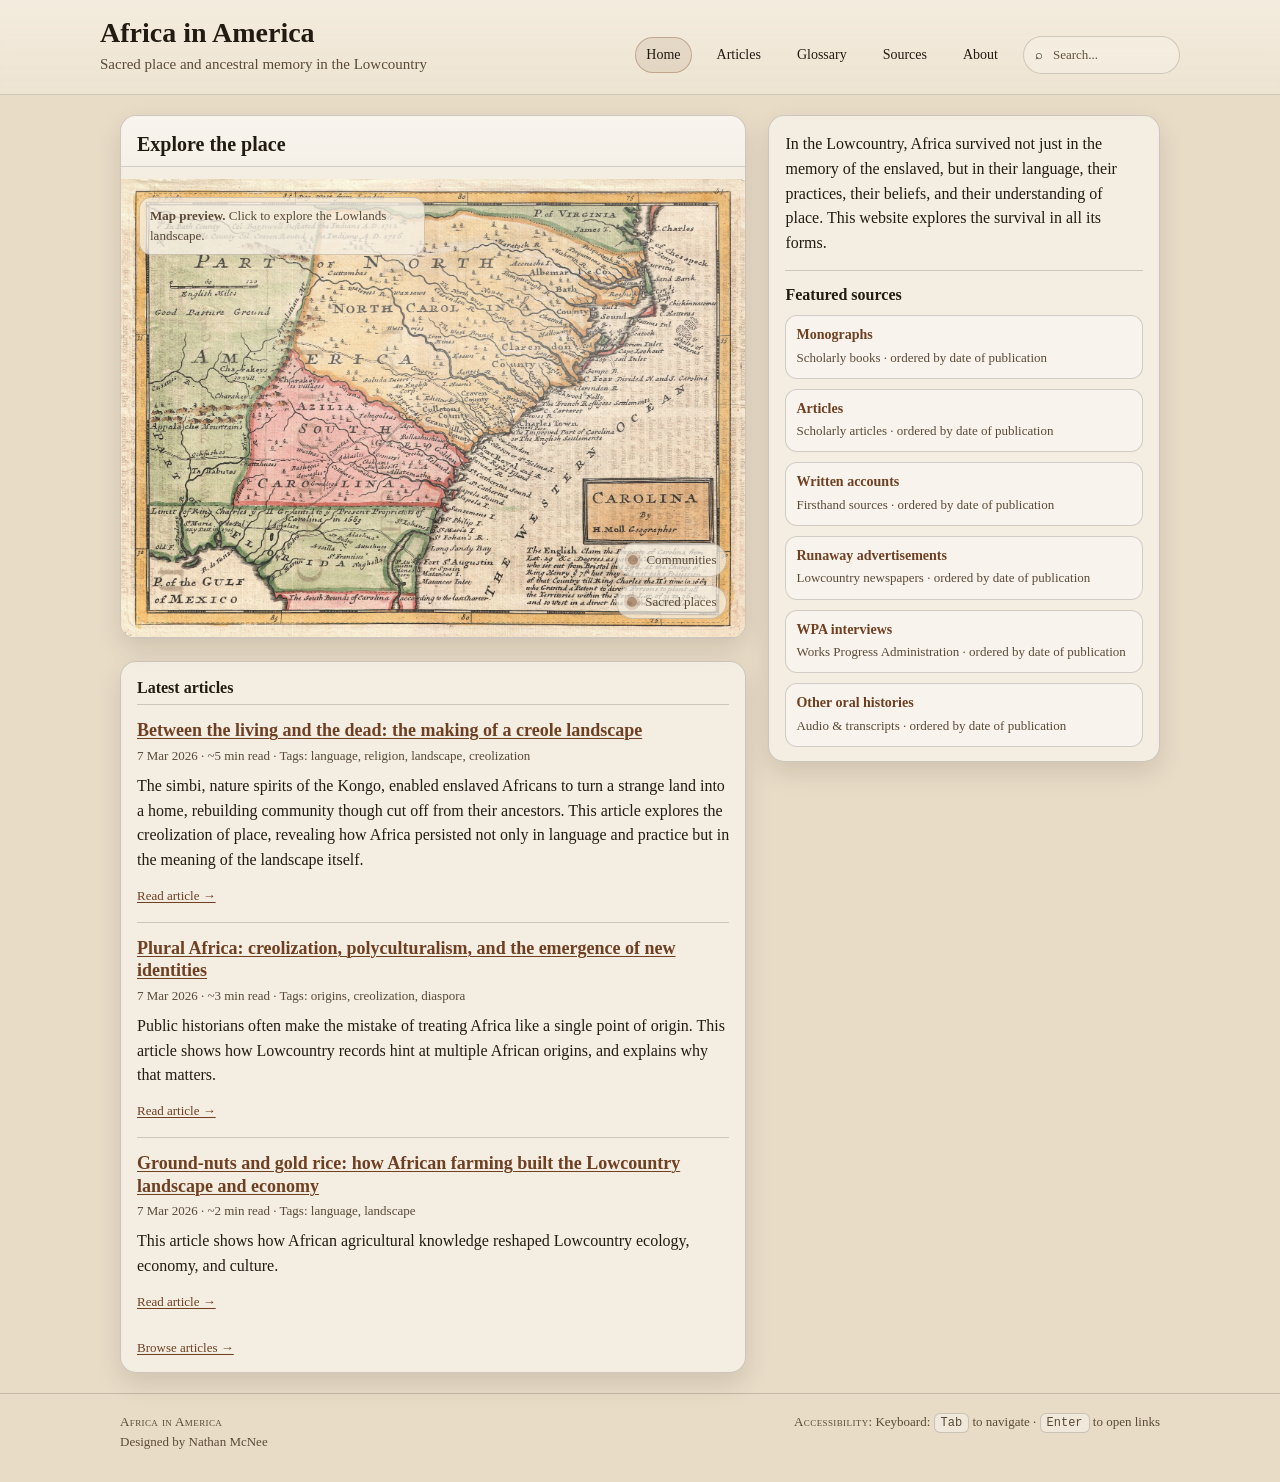
<file: index.html>
<!doctype html>
<html lang="en">
<head>
  <meta charset="utf-8" />
  <meta name="viewport" content="width=device-width,initial-scale=1" />
  <title>Home | Africa in America</title>
  <meta name="description" content="A public history website exploring the idea of Africa among the enslaved in the Lowcountry: memory, language, labor knowledge, and sacred landscapes." />

  <link rel="stylesheet" href="styles.css" />
</head>

<body>
  <header class="topbar">
    <div class="wrap topbar-inner">
      <div class="brand">
        <h1>Africa in America</h1>
        <p class="sub">Sacred place and ancestral memory in the Lowcountry</p>
      </div>

      <nav aria-label="Primary">
        <a href="index.html" aria-current="page">Home</a>
        <a href="articles.html">Articles</a>
        <a href="glossary.html">Glossary</a>
        <a href="sources.html">Sources</a>
        <a href="about.html">About</a>
            <div class="hero-tools">
              <label class="pill" aria-label="Search">
                <span aria-hidden="true">⌕</span>
                <input id="q" type="search" placeholder="Search..." />
              </label>
            </div>
      </nav>
    </div>
  </header>

  <main class="wrap">
    <div class="grid">
      <section>
        <article class="card hero" aria-label="Map overview">
            <div class="hero-head">
                <h2 class="hero-title">Explore the place</h2>
            </div>
          <a href="index.html" aria-label="Open map">
            <div class="map" role="img" aria-label="Map preview">
                    <img
                    src="images/moll-1746-carolina.jpg"
                    alt="Map of the South Carolina–Georgia Lowcountry showing key sites discussed on this project."
                    style="width:100%; height:auto; object-fit:cover; display:block;"
                />
            
                <div class="map-label">
                    <strong>Map preview.</strong> Click to explore the Lowlands landscape.
                </div>
                
                <div class="map-legend" aria-label="Legend">
                    <div class="legend-item"><span class="dot" aria-hidden="true"></span>Communities</div>
                    <div class="legend-item"><span class="dot" aria-hidden="true"></span>Sacred places</div>
                </div>
            </div>
          </a>
        </article>

        <section class="feed" aria-label="Latest entries">
          <article class="card card-pad">
            <h2 class="section-title" style="margin-bottom:6px;">Latest articles</h2>

            <div class="post">
              <h3><a href="posts/2026-03-07-between-living-and-dead.html">Between the living and the dead: the making of a creole landscape</a></h3>
              <p class="meta">7 Mar 2026 · ~5 min read · Tags: language, religion, landscape, creolization</p>
              <p>
                The simbi, nature spirits of the Kongo, enabled enslaved Africans to turn a strange land into a home, rebuilding community though cut off from their ancestors. This article explores the creolization of place, revealing how Africa persisted not only in language and practice but in the meaning of the landscape itself.
              </p>
              <a class="readmore" href="posts/2026-03-07-between-living-and-dead.html">Read article →</a>
            </div>

            <div class="post">
              <h3><a href="posts/2026-03-07-plural-africas.html">Plural Africa: creolization, polyculturalism, and the emergence of new identities</a></h3>
              <p class="meta">7 Mar 2026 · ~3 min read · Tags: origins, creolization, diaspora</p>
              <p>Public historians often make the mistake of treating Africa like a single point of origin. This article shows how Lowcountry records hint at multiple African origins, and explains why that matters.</p>
              <a class="readmore" href="posts/2026-03-07-plural-africas.html">Read article →</a>
            </div>

            <div class="post">
              <h3><a href="posts/2026-03-07-ground-nuts-gold-rice.html">Ground-nuts and gold rice: how African farming built the Lowcountry landscape and economy</a></h3>
              <p class="meta">7 Mar 2026 · ~2 min read · Tags: language, landscape</p>
              <p>
                This article shows how African agricultural knowledge reshaped Lowcountry ecology, economy, and culture.
              </p>
              <a class="readmore" href="posts/2026-03-07-ground-nuts-gold-rice.html">Read article →</a>
            </div>

            <p class="fine" style="margin: 10px 0 0;">
              <a href="articles.html">Browse articles →</a>
            </p>
          </article>
        </section>
      </section>

      <aside class="side" aria-label="Sidebar">
        <div class="card card-pad">

          <p style="margin:0 0 10px;">
            In the Lowcountry, Africa survived not just in the memory of the enslaved, but in their language, their practices, their beliefs, and their understanding of place. This website explores the survival in all its forms.
          </p>

          <div class="rule" aria-hidden="true"></div>

          <h2 class="section-title">Featured sources</h2>
          <ul class="list">
            <li class="item">
              <p class="title"><a href="sources.html#monographs">Monographs</a></p>
              <p class="meta">Scholarly books · ordered by date of publication</p>
            </li>
            <li class="item">
              <p class="title"><a href="sources.html#articles">Articles</a></p>
              <p class="meta">Scholarly articles · ordered by date of publication</p>
            </li>
            <li class="item">
              <p class="title"><a href="sources.html#written">Written accounts</a></p>
              <p class="meta">Firsthand sources · ordered by date of publication</p>
            </li>
            <li class="item">
              <p class="title"><a href="sources.html#newspapers">Runaway advertisements</a></p>
              <p class="meta">Lowcountry newspapers · ordered by date of publication</p>
            </li>
            <li class="item">
              <p class="title"><a href="sources.html#oral">WPA interviews</a></p>
              <p class="meta">Works Progress Administration · ordered by date of publication</p>
            </li>
            <li class="item">
              <p class="title"><a href="sources.html#oral">Other oral histories</a></p>
              <p class="meta">Audio &amp; transcripts · ordered by date of publication</p>
            </li>
          </ul>
        </div>
      </aside>
    </div>
  </main>

  <footer>
    <div class="wrap">
      <div class="cols">
        <div>
          <div class="smallcaps">Africa in America</div>
          <div>Designed by Nathan McNee</div>
        </div>
        <div>
          <div><span class="smallcaps">Accessibility</span>: Keyboard: <span class="kbd">Tab</span> to navigate · <span class="kbd">Enter</span> to open links</div>
        </div>
      </div>
    </div>
  </footer>

  <script>
    const q = document.getElementById("q");
    const btn = document.getElementById("searchBtn");

    function goSearch(){
      const term = (q.value || "").trim();
      if(!term) return;
      window.location.href = "search.html?q=" + encodeURIComponent(term);
    }

    btn.addEventListener("click", goSearch);
    q.addEventListener("keydown", (e) => { if(e.key === "Enter") goSearch(); });
  </script>
</body>
</html>
</file>
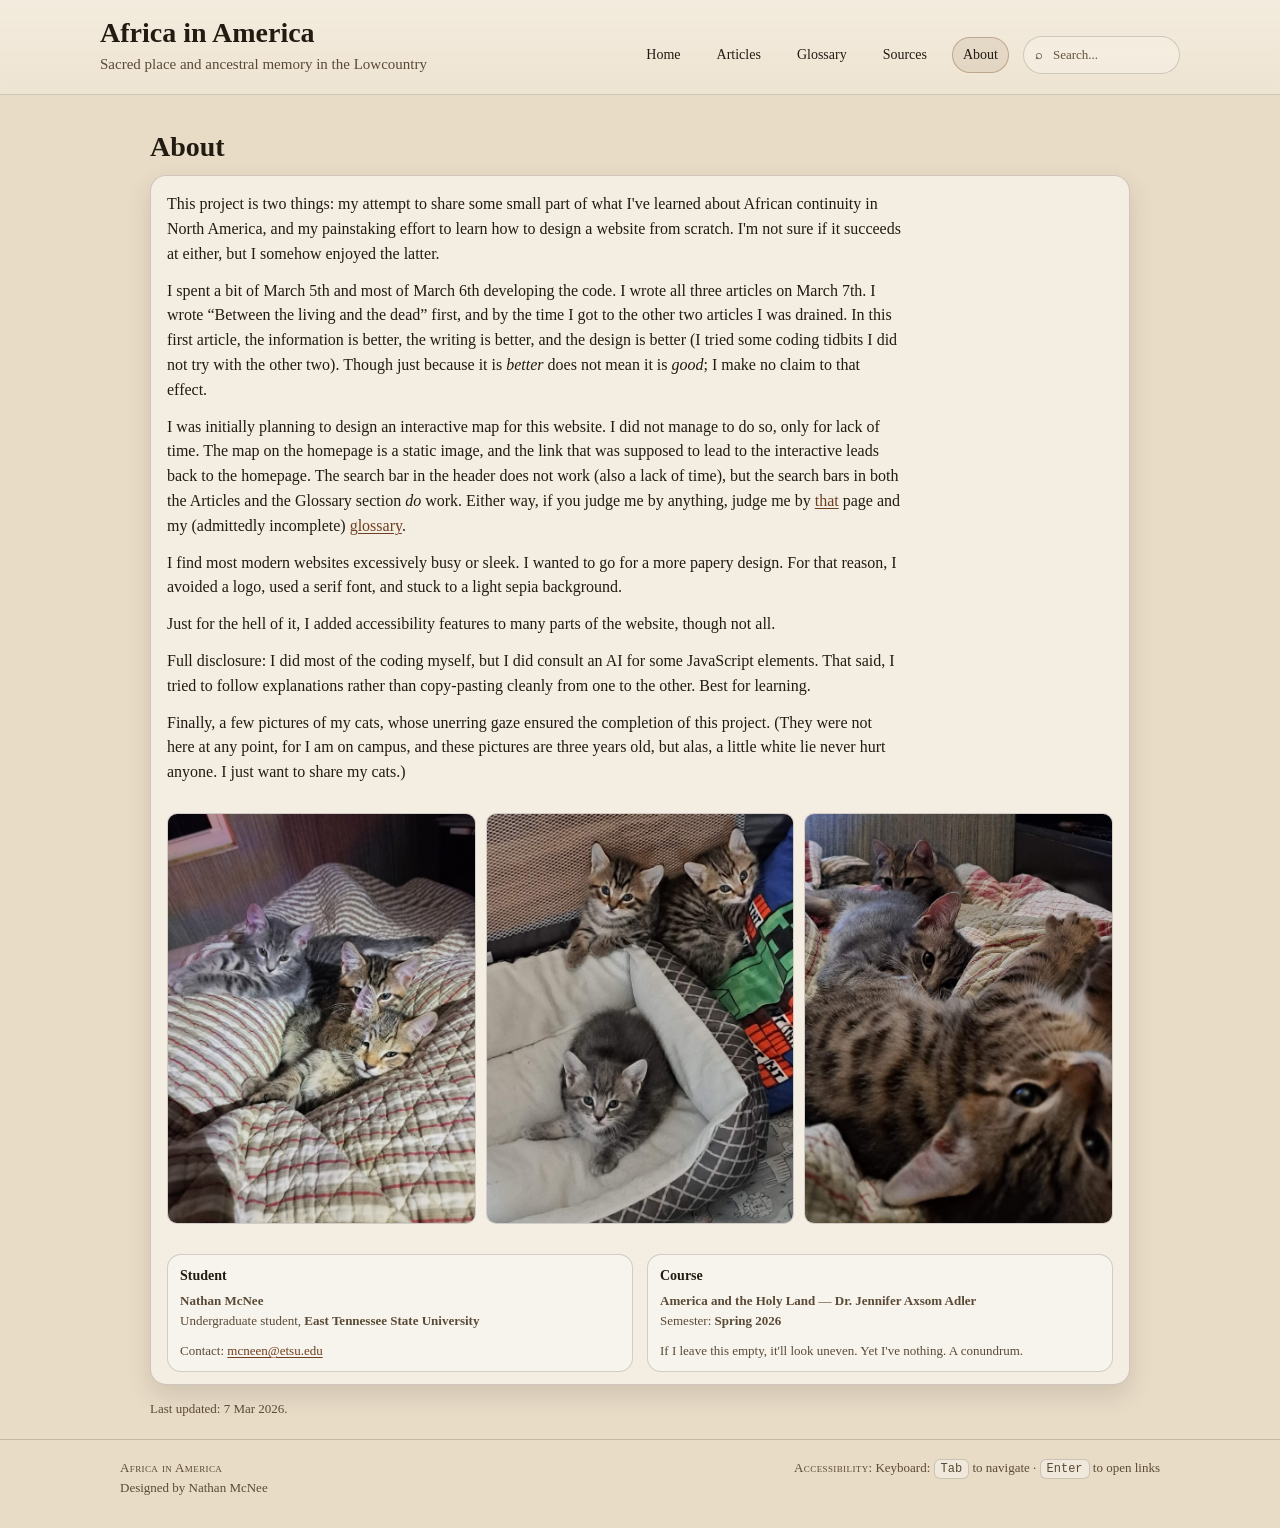
<file: about.html>
<!doctype html>
<html lang="en">
<head>
  <meta charset="utf-8" />
  <meta name="viewport" content="width=device-width,initial-scale=1" />
  <title>About | Africa in America</title>

  <link rel="stylesheet" href="styles.css" />
</head>

<body>
  <header class="topbar">
    <div class="wrap topbar-inner">
      <div class="brand">
        <h1>Africa in America</h1>
        <p class="sub">Sacred place and ancestral memory in the Lowcountry</p>
      </div>

      <nav aria-label="Primary">
        <a href="index.html">Home</a>
        <a href="articles.html">Articles</a>
        <a href="glossary.html">Glossary</a>
        <a href="sources.html">Sources</a>
        <a href="about.html" aria-current="page">About</a>
            <div class="hero-tools">
              <label class="pill" aria-label="Search">
                <span aria-hidden="true">⌕</span>
                <input id="q" type="search" placeholder="Search..." />
              </label>
            </div>
      </nav>
    </div>
  </header>

  <main class="wrap">
    <div class="pagewrap">
      <header class="head">
        <h1>About</h1>
      </header>

      <article class="card cardpad content" aria-label="About page content">
        <p>This project is two things: my attempt to share some small part of what I've learned about African continuity in North America, and my painstaking effort to learn how to design a website from scratch. I'm not sure if it succeeds at either, but I somehow enjoyed the latter.</p>

        <p>I spent a bit of March 5th and most of March 6th developing the code. I wrote all three articles on March 7th. I wrote “Between the living and the dead” first, and by the time I got to the other two articles I was drained. In this first article, the information is better, the writing is better, and the design is better (I tried some coding tidbits I did not try with the other two). Though just because it is <em>better</em> does not mean it is <em>good</em>; I make no claim to that effect.</p>
        
        <p>I was initially planning to design an interactive map for this website. I did not manage to do so, only for lack of time. The map on the homepage is a static image, and the link that was supposed to lead to the interactive leads back to the homepage. The search bar in the header does not work (also a lack of time), but the search bars in both the Articles and the Glossary section <em>do</em> work. Either way, if you judge me by anything, judge me by <a href="posts/2026-03-07-between-living-and-dead.html">that</a> page and my (admittedly incomplete) <a href="glossary.html">glossary</a>.</p>

        <p>I find most modern websites excessively busy or sleek. I wanted to go for a more papery design. For that reason, I avoided a logo, used a serif font, and stuck to a light sepia background.</p>
        
        <p>Just for the hell of it, I added accessibility features to many parts of the website, though not all.</p>
      
        <p>Full disclosure: I did most of the coding myself, but I did consult an AI for some JavaScript elements. That said, I tried to follow explanations rather than copy-pasting cleanly from one to the other. Best for learning.</p>

        <p>Finally, a few pictures of my cats, whose unerring gaze ensured the completion of this project. (They were not here at any point, for I am on campus, and these pictures are three years old, but alas, a little white lie never hurt anyone. I just want to share my cats.)</a>

        <div class="cat-grid">
          <figure class="cat-card">
            <img src="images/cat-8.jpg" alt="My wonderful kitties." />
          </figure>

          <figure class="cat-card">
            <img src="images/cat-7.jpg" alt="Also my wonderful kitties." />
          </figure>

          <figure class="cat-card">
            <img src="images/cat-9.jpg" alt="Also also my wonderful kitties." />
          </figure>
        </div>

        <div class="meta">
          <div class="box">
            <h3>Student</h3>
            <p>
              <strong>Nathan McNee</strong><br />
              Undergraduate student, <strong>East Tennessee State University</strong>
            </p>
            <p class="small">
              Contact: <a href="mcneen@etsu.edu">mcneen@etsu.edu</a>
            </p>
          </div>

          <div class="box">
            <h3>Course</h3>
            <p>
              <strong>America and the Holy Land</strong> — <strong>Dr. Jennifer Axsom Adler</strong><br />
              Semester: <strong>Spring 2026</strong>
            </p>
            <p class="small">
              If I leave this empty, it'll look uneven. Yet I've nothing. A conundrum.
            </p>
          </div>
        </div>
      </article>

      <p class="small" style="margin-top: 14px;">
        Last updated: <time datetime="2026-03-07">7 Mar 2026</time>.
      </p>
    </div>
  </main>

  <footer>
    <div class="wrap">
      <div class="cols">
        <div>
          <div class="smallcaps">Africa in America</div>
          <div>Designed by Nathan McNee</div>
        </div>
        <div>
          <div><span class="smallcaps">Accessibility</span>: Keyboard: <span class="kbd">Tab</span> to navigate · <span class="kbd">Enter</span> to open links</div>
        </div>
      </div>
    </div>
  </footer>
</body>
</html>
</file>
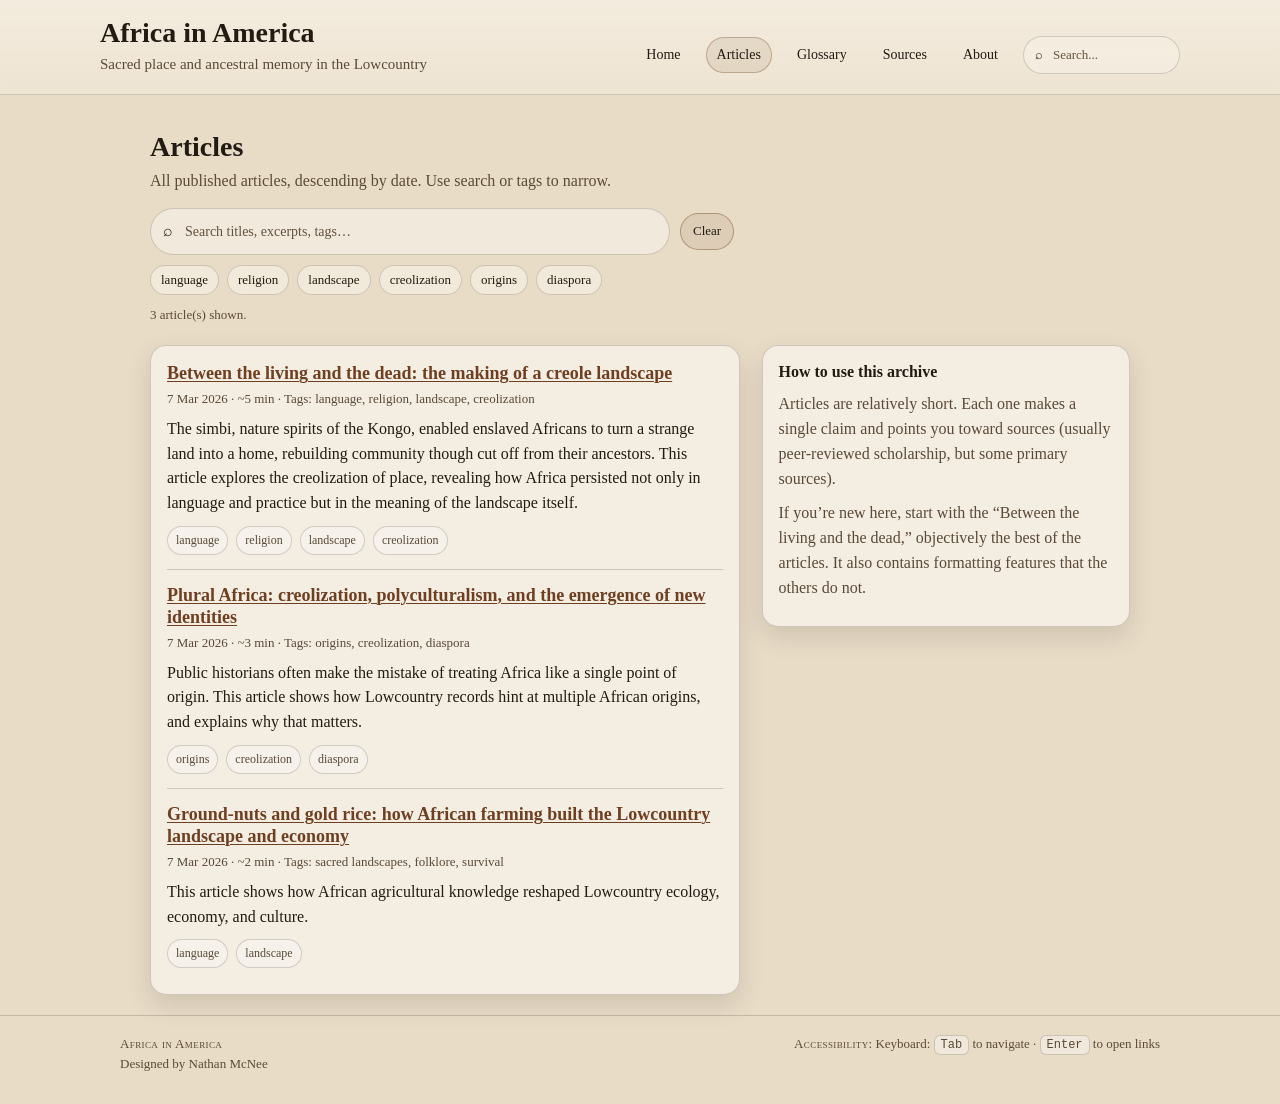
<file: articles.html>
<!doctype html>
<html lang="en">
<head>
  <meta charset="utf-8" />
  <meta name="viewport" content="width=device-width,initial-scale=1" />
  <title>Articles | Africa in America</title>
  <meta name="description" content="All published field notes and short interpretive articles for the Africa in the Lowcountry public history project." />

  <link rel="stylesheet" href="styles.css" />

</head>

<body>
  <header class="topbar">
    <div class="wrap topbar-inner">
      <div class="brand">
        <h1>Africa in America</h1>
        <p class="sub">Sacred place and ancestral memory in the Lowcountry</p>
      </div>

      <nav aria-label="Primary">
        <a href="index.html">Home</a>
        <a href="articles.html" aria-current="page">Articles</a>
        <a href="glossary.html">Glossary</a>
        <a href="sources.html">Sources</a>
        <a href="about.html">About</a>
            <div class="hero-tools">
              <label class="pill" aria-label="Search">
                <span aria-hidden="true">⌕</span>
                <input id="q" type="search" placeholder="Search..." />
              </label>
            </div>
      </nav>
    </div>
  </header>

  <main class="wrap">
    <div class="archive-wrap">
      <header class="archive-head">
        <h1>Articles</h1>
        <p>All published articles, descending by date. Use search or tags to narrow.</p>

        <div class="controls" aria-label="Filters">
          <div class="search" role="search">
            <span aria-hidden="true">⌕</span>
            <input id="article-search" type="search" placeholder="Search titles, excerpts, tags…" autocomplete="off" />
          </div>
          <button class="btn" type="button" id="clearBtn">Clear</button>
        </div>

        <div class="chiprow" aria-label="Tag filters">
          <button class="chip" type="button" data-tag="language" aria-pressed="false">language</button>
          <button class="chip" type="button" data-tag="religion" aria-pressed="false">religion</button>
          <button class="chip" type="button" data-tag="landscape" aria-pressed="false">landscape</button>
          <button class="chip" type="button" data-tag="creolization" aria-pressed="false">creolization</button>
          <button class="chip" type="button" data-tag="origins" aria-pressed="false">origins</button>
          <button class="chip" type="button" data-tag="diaspora" aria-pressed="false">diaspora</button>
        </div>

        <div class="countline"><span id="count">0</span> article(s) shown.</div>
        <div class="empty" id="empty">No articles match your search/filters.</div>
      </header>

      <div class="grid" style="margin-top: 14px;">

        <section aria-label="Article list">
          <article class="card listcard">
            <ul class="postlist" id="posts">

              <li class="postitem"
                  data-title="between the living and the dead"
                  data-tags="language religion landscape creolization">
                <h3 class="ptitle">
                  <a href="posts/2026-03-07-between-living-and-dead.html">Between the living and the dead: the making of a creole landscape</a>
                </h3>
                <p class="pmeta">
                  <time datetime="2026-03-07">7 Mar 2026</time> · ~5 min · Tags: language, religion, landscape, creolization
                </p>
                <p class="pexcerpt">
                  The simbi, nature spirits of the Kongo, enabled enslaved Africans to turn a strange land into a home, rebuilding community though cut off from their ancestors. This article explores the creolization of place, revealing how Africa persisted not only in language and practice but in the meaning of the landscape itself.
                </p>
                <div class="tags" aria-label="Tags">
                  <span class="tag">language</span>
                  <span class="tag">religion</span>
                  <span class="tag">landscape</span>
                  <span class="tag">creolization</span>
                </div>
              </li>

              <li class="postitem"
                  data-title="plural africa creolization polyculturalism and the emergence of new identities"
                  data-tags="origins creolization diaspora">
                <h3 class="ptitle">
                  <a href="posts/2026-03-07-plural-africas.html">Plural Africa: creolization, polyculturalism, and the emergence of new identities</a>
                </h3>
                <p class="pmeta">
                  <time datetime="2026-03-07">7 Mar 2026</time> · ~3 min · Tags: origins, creolization, diaspora
                </p>
                <p class="pexcerpt">
                  Public historians often make the mistake of treating Africa like a single point of origin. This article shows how Lowcountry records hint at multiple African origins, and explains why that matters.
                </p>
                <div class="tags" aria-label="Tags">
                  <span class="tag">origins</span>
                  <span class="tag">creolization</span>
                  <span class="tag">diaspora</span>
                </div>
              </li>

              <li class="postitem"
                  data-title="ground-nuts and gold rice: how african farming built the lowcountry landscape and economy"
                  data-tags="language landscape">
                <h3 class="ptitle">
                  <a href="posts/2026-03-07-ground-nuts-gold-rice.html">Ground-nuts and gold rice: how African farming built the Lowcountry landscape and economy</a>
                </h3>
                <p class="pmeta">
                  <time datetime="2026-03-07">7 Mar 2026</time> · ~2 min · Tags: sacred landscapes, folklore, survival
                </p>
                <p class="pexcerpt">
                  This article shows how African agricultural knowledge reshaped Lowcountry ecology, economy, and culture.
                </p>
                <div class="tags" aria-label="Tags">
                  <span class="tag">language</span>
                  <span class="tag">landscape</span>
                </div>
              </li>
            </ul>
          </article>
        </section>

        <aside class="side" aria-label="Sidebar">
          <div class="card sidecard">
            <h2 class="section-title">How to use this archive</h2>
            <p>
              Articles are relatively short. Each one makes a single claim and points you toward sources (usually peer-reviewed scholarship, but some primary sources).
            </p>
            <p>
              If you’re new here, start with the “Between the living and the dead,” objectively the best of the articles. It also contains formatting features that the others do not.
            </p>
          </div>
        </aside>
      </div>
    </div>
  </main>

  <footer>
    <div class="wrap">
      <div class="cols">
        <div>
          <div class="smallcaps">Africa in America</div>
          <div>Designed by Nathan McNee</div>
        </div>
        <div>
          <div><span class="smallcaps">Accessibility</span>: Keyboard: <span class="kbd">Tab</span> to navigate · <span class="kbd">Enter</span> to open links</div>
        </div>
      </div>
    </div>
  </footer>

  <script>
    const q = document.getElementById("article-search");
    const clearBtn = document.getElementById("clearBtn");
    const chips = Array.from(document.querySelectorAll(".chip"));
    const posts = Array.from(document.querySelectorAll("#posts .postitem"));
    const count = document.getElementById("count");
    const empty = document.getElementById("empty");

    let activeTag = null;

    function normalize(s){
      return (s || "").toLowerCase().trim();
    }

    function apply(){
      const term = normalize(q.value);
      let shown = 0;

      posts.forEach(li => {
        const title = normalize(li.dataset.title);
        const tags = normalize(li.dataset.tags);
        const excerpt = normalize(li.querySelector(".pexcerpt")?.textContent || "");
        const matchesText = !term || title.includes(term) || excerpt.includes(term) || tags.includes(term);
        const matchesTag = !activeTag || tags.split(/\s+/).includes(activeTag);

        const ok = matchesText && matchesTag;
        li.style.display = ok ? "" : "none";
        if(ok) shown++;
      });

      count.textContent = String(shown);
      empty.style.display = shown ? "none" : "block";
    }

    chips.forEach(btn => {
      btn.addEventListener("click", () => {
        const tag = btn.dataset.tag;
        if(activeTag === tag){
          activeTag = null;
          chips.forEach(c => c.setAttribute("aria-pressed", "false"));
        }else{
          activeTag = tag;
          chips.forEach(c => c.setAttribute("aria-pressed", c.dataset.tag === tag ? "true" : "false"));
        }
        apply();
      });
    });

    q.addEventListener("input", apply);

    clearBtn.addEventListener("click", () => {
      q.value = "";
      activeTag = null;
      chips.forEach(c => c.setAttribute("aria-pressed", "false"));
      apply();
      q.focus();
    });

    // initial count
    apply();
  </script>
</body>
</html>
</file>
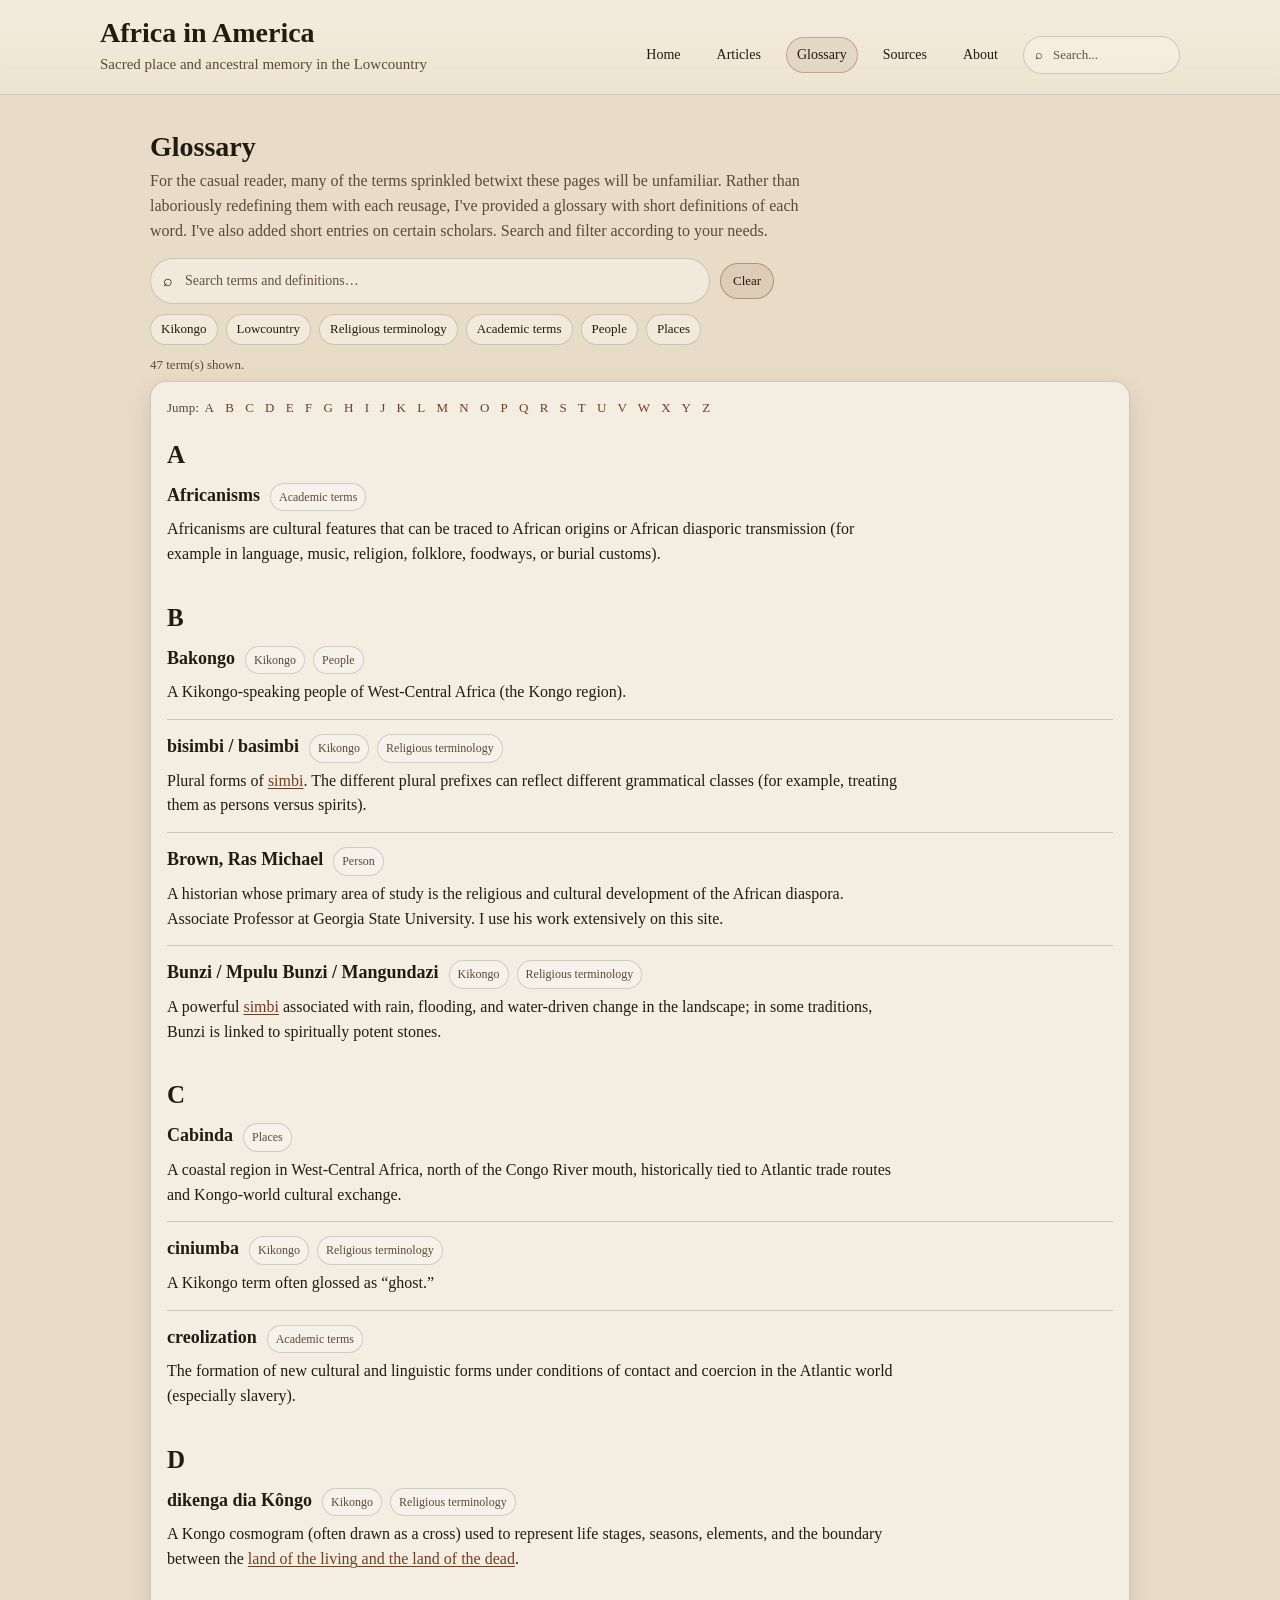
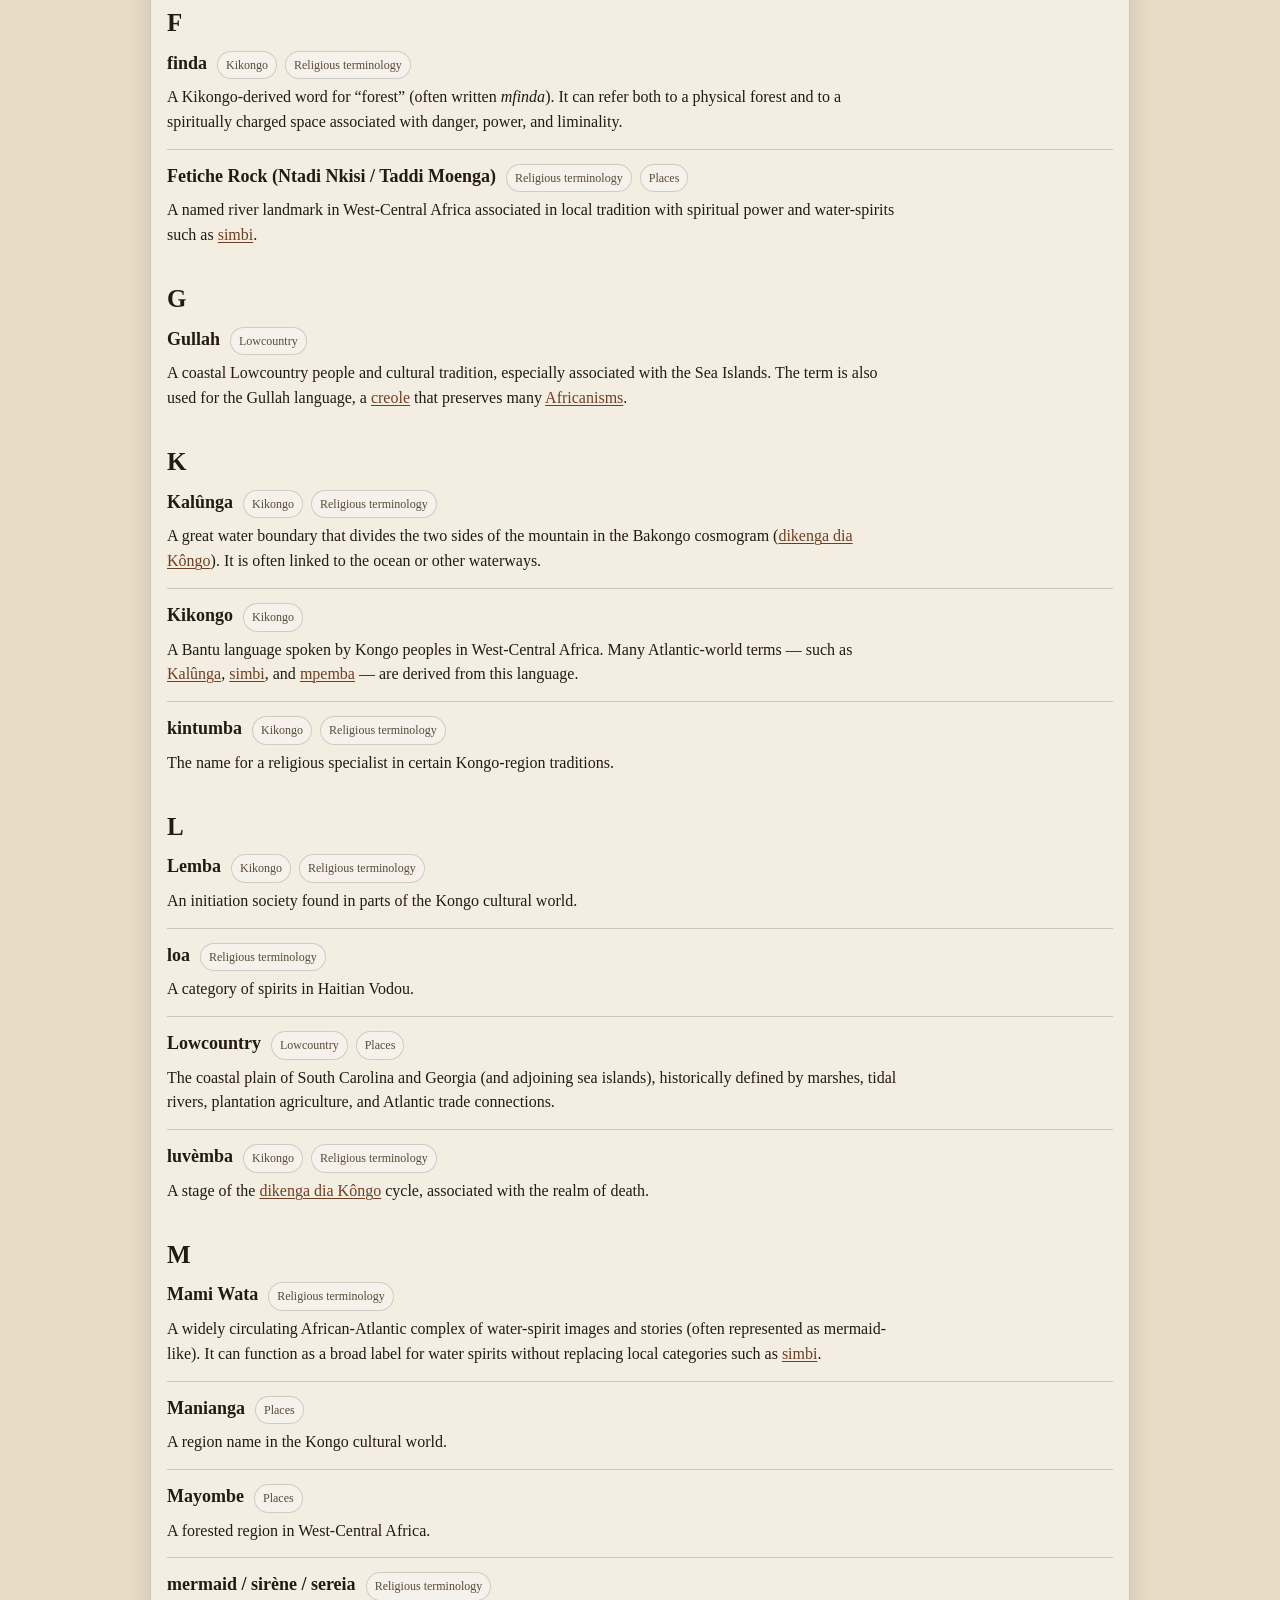
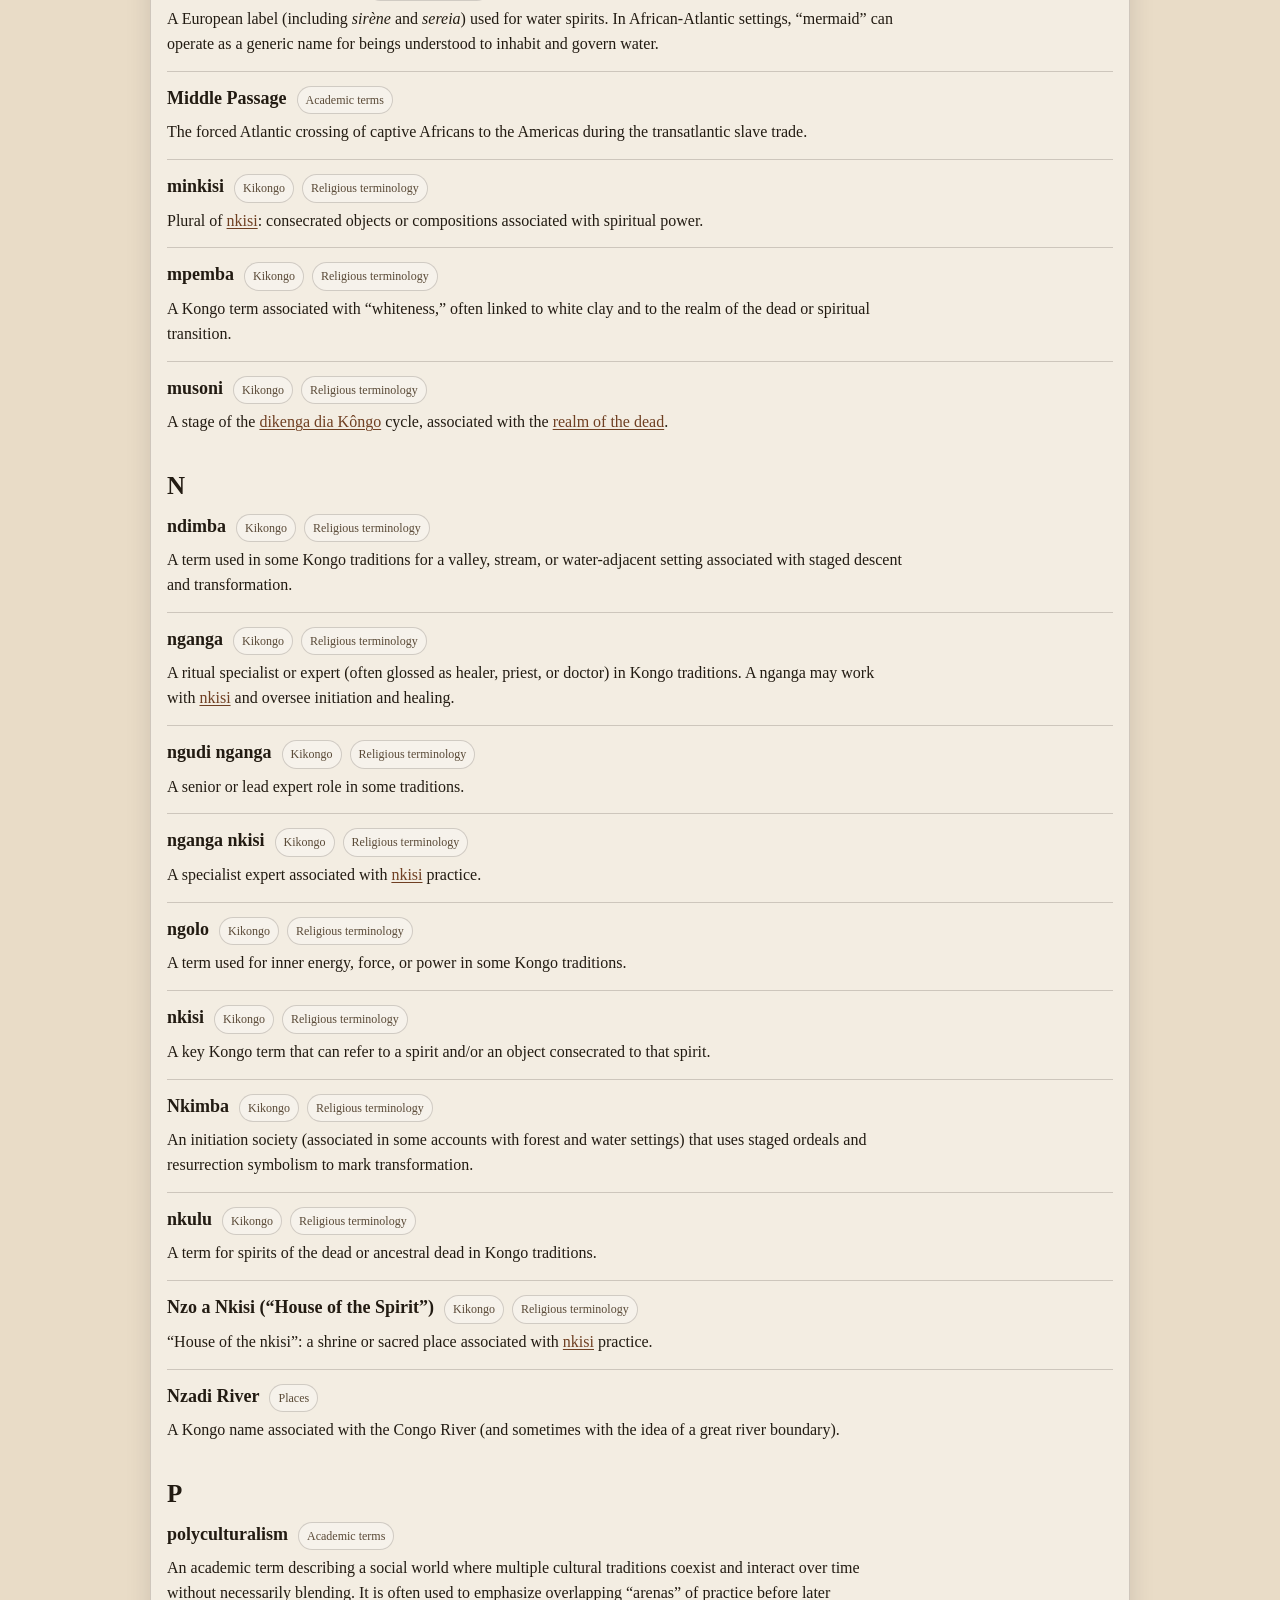
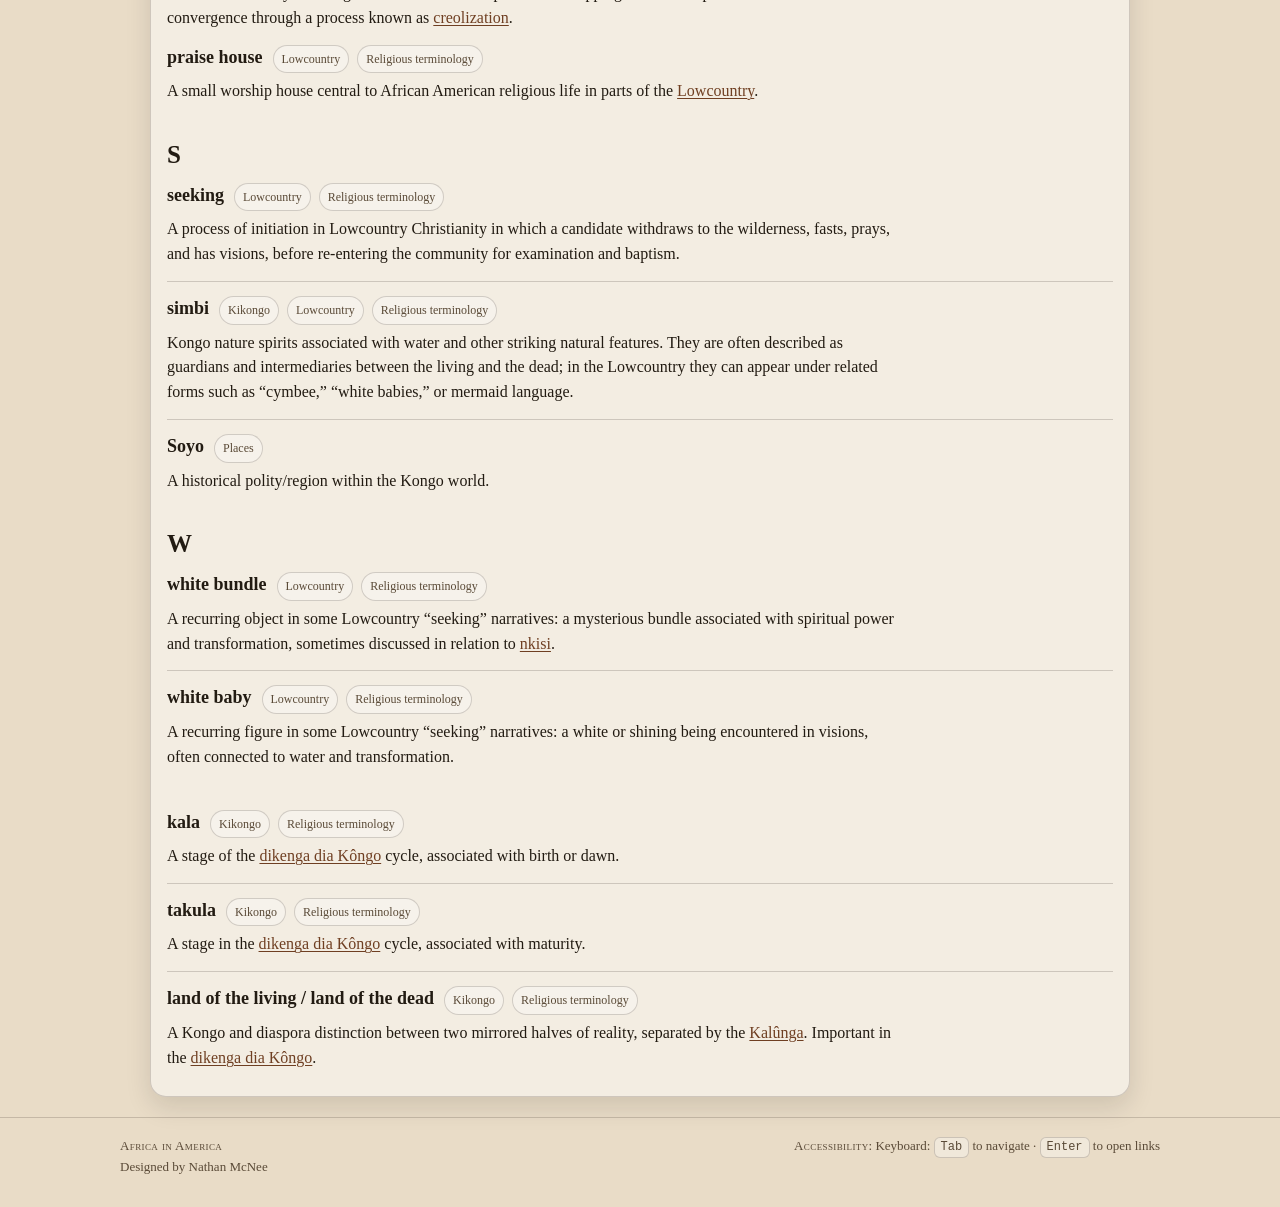
<file: glossary.html>
<!DOCTYPE html>

<html lang="en">
<head>
<meta charset="utf-8"/>
<meta content="width=device-width,initial-scale=1" name="viewport"/>
<title>Glossary | Africa in America</title>
<meta content="Glossary of key terms used on this site, including Kikongo-derived terms, Lowcountry terms, religious terminology, academic terms, and key people and places." name="description"/>
<link href="styles.css" rel="stylesheet"/>
</head>
<body>
<header class="topbar">
<div class="wrap topbar-inner">
<div class="brand">
<h1>Africa in America</h1>
<p class="sub">Sacred place and ancestral memory in the Lowcountry</p>
</div>
<nav aria-label="Primary">
<a href="index.html">Home</a>
<a href="articles.html">Articles</a>
<a aria-current="page" href="glossary.html">Glossary</a>
<a href="sources.html">Sources</a>
<a href="about.html">About</a>
<div class="hero-tools">
<label aria-label="Search" class="pill">
<span aria-hidden="true">⌕</span>
<input id="q" placeholder="Search..." type="search"/>
</label>
</div>
</nav>
</div>
</header>
<main class="wrap">
<div class="pagewrap">
<header class="head">
<h1>Glossary</h1>
<p>
          For the casual reader, many of the terms sprinkled betwixt these pages will be unfamiliar. Rather than laboriously redefining them with each reusage, I've provided a glossary with short definitions of each word. I've also added short entries on certain scholars. Search and filter according to your needs.
        </p>
<div aria-label="Filters" class="controls">
<div class="search" role="search">
<span aria-hidden="true">⌕</span>
<input autocomplete="off" id="glossary-search" placeholder="Search terms and definitions…" type="search"/>
</div>
<button class="btn" id="clearBtn" type="button">Clear</button>
</div>
<div aria-label="Category filters" class="chiprow">
<button aria-pressed="false" class="chip" data-tag="kongo" type="button">Kikongo</button>
<button aria-pressed="false" class="chip" data-tag="lowcountry" type="button">Lowcountry</button>
<button aria-pressed="false" class="chip" data-tag="reliterms" type="button">Religious terminology</button>
<button aria-pressed="false" class="chip" data-tag="academic" type="button">Academic terms</button>
<button aria-pressed="false" class="chip" data-tag="people" type="button">People</button>
<button aria-pressed="false" class="chip" data-tag="places" type="button">Places</button>
</div>
<div class="countline"><span id="count">0</span> term(s) shown.</div>
<div class="empty" id="empty">No glossary entries match your search/filters.</div>
</header>
<article aria-label="Glossary entries" class="card glosscard">
<div aria-label="Jump by letter" class="jump">
          Jump: 
          <a href="#A">A</a>
<a href="#B">B</a>
<a href="#C">C</a>
<a href="#D">D</a>
<a href="#E">E</a>
<a href="#F">F</a>
<a href="#G">G</a>
<a href="#H">H</a>
<a href="#I">I</a>
<a href="#J">J</a>
<a href="#K">K</a>
<a href="#L">L</a>
<a href="#M">M</a>
<a href="#N">N</a>
<a href="#O">O</a>
<a href="#P">P</a>
<a href="#Q">Q</a>
<a href="#R">R</a>
<a href="#S">S</a>
<a href="#T">T</a>
<a href="#U">U</a>
<a href="#V">V</a>
<a href="#W">W</a>
<a href="#X">X</a>
<a href="#Y">Y</a>
<a href="#Z">Z</a>
</div>

<div class="letter" id="A">A</div>
<dl class="dl">
<div class="entry" data-tags="academic">
<div class="termline">
<dt id="africanisms"><a href="#africanisms">Africanisms</a></dt>

<div class="tagset"><span class="tag">Academic terms</span></div></div>
<dd>Africanisms are cultural features that can be traced to African origins or African diasporic transmission (for example in language, music, religion, folklore, foodways, or burial customs).</dd>
</div>
</dl>
<div class="letter" id="B">B</div>
  <dl class="dl">
    <div class="entry" data-tags="kongo">
    <div class="termline">
    <dt id="bakongo"><a href="#bakongo">Bakongo</a></dt>

    <div class="tagset"><span class="tag">Kikongo</span><span class="tag">People</span></div></div>
    <dd>A Kikongo-speaking people of West-Central Africa (the Kongo region).</dd>
    </div>

    <div class="entry" data-tags="kongo reliterms">
    <div class="termline">
    <dt id="bisimbi"><a href="#bisimbi">bisimbi / basimbi</a></dt>

    <div class="tagset"><span class="tag">Kikongo</span><span class="tag">Religious terminology</span></div></div>
    <dd>Plural forms of <a href="#simbi">simbi</a>. The different plural prefixes can reflect different grammatical classes (for example, treating them as persons versus spirits).</dd>
    </div>

    <div class="entry" data-tags="people">
    <div class="termline">
    <dt id="brown"><a href="#brown">Brown, Ras Michael</a></dt>

    <div class="tagset"><span class="tag">Person</span></div></div>
    <dd>A historian whose primary area of study is the religious and cultural development of the African diaspora. Associate Professor at Georgia State University. I use his work extensively on this site.</dd>
    </div>

    <div class="entry" data-tags="kongo reliterms">
    <div class="termline">
    <dt id="bunzi"><a href="#bunzi">Bunzi / Mpulu Bunzi / Mangundazi</a></dt>

    <div class="tagset"><span class="tag">Kikongo</span><span class="tag">Religious terminology</span></div></div>
    <dd>A powerful <a href="#simbi">simbi</a> associated with rain, flooding, and water-driven change in the landscape; in some traditions, Bunzi is linked to spiritually potent stones.</dd>
    </div>
  </dl>
<div class="letter" id="C">C</div>
<dl class="dl">
<div class="entry" data-tags="places">
<div class="termline">
<dt id="cabinda"><a href="#cabinda">Cabinda</a></dt>

<div class="tagset"><span class="tag">Places</span></div></div>
<dd>A coastal region in West-Central Africa, north of the Congo River mouth, historically tied to Atlantic trade routes and Kongo-world cultural exchange.</dd>
</div>
<div class="entry" data-tags="kongo reliterms">
<div class="termline">
<dt id="ciniumba"><a href="#ciniumba">ciniumba</a></dt>

<div class="tagset"><span class="tag">Kikongo</span><span class="tag">Religious terminology</span></div></div>
<dd>A Kikongo term often glossed as “ghost.”</dd>
</div>
<div class="entry" data-tags="academic">
<div class="termline">
<dt id="creolization"><a href="#creolization">creolization</a></dt>

<div class="tagset"><span class="tag">Academic terms</span></div></div>
<dd>The formation of new cultural and linguistic forms under conditions of contact and coercion in the Atlantic world (especially slavery).</dd>
</div>
</dl>

<div class="letter" id="D">D</div>
<dl class="dl">
<div class="entry" data-tags="kongo reliterms">
<div class="termline">
<dt id="dikenga"><a href="#dikenga">dikenga dia Kôngo</a></dt>

<div class="tagset"><span class="tag">Kikongo</span><span class="tag">Religious terminology</span></div></div>
<dd>A Kongo cosmogram (often drawn as a cross) used to represent life stages, seasons, elements, and the boundary between the <a href="#land-of-dead">land of the living and the land of the dead</a>.</dd>
</div>
</dl>

<div class="letter" id="F">F</div>
<dl class="dl">
<div class="entry" data-tags="kongo reliterms">
<div class="termline">
<dt id="finda"><a href="#finda">finda</a></dt>

<div class="tagset"><span class="tag">Kikongo</span><span class="tag">Religious terminology</span></div></div>
<dd>A Kikongo-derived word for “forest” (often written <em>mfinda</em>). It can refer both to a physical forest and to a spiritually charged space associated with danger, power, and liminality.</dd>
</div>
<div class="entry" data-tags="reliterms places">
<div class="termline">
<dt id="fetiche-rock"><a href="#fetiche-rock">Fetiche Rock (Ntadi Nkisi / Taddi Moenga)</a></dt>

<div class="tagset"><span class="tag">Religious terminology</span><span class="tag">Places</span></div></div>
<dd>A named river landmark in West-Central Africa associated in local tradition with spiritual power and water-spirits such as <a href="#simbi">simbi</a>.</dd>
</div>
</dl>
<div class="letter" id="G">G</div>
<dl class="dl">
<div class="entry" data-tags="lowcountry">
<div class="termline">
<dt id="gullah"><a href="#gullah">Gullah</a></dt>

<div class="tagset"><span class="tag">Lowcountry</span></div></div>
<dd>A coastal Lowcountry people and cultural tradition, especially associated with the Sea Islands. The term is also used for the Gullah language, a <a href="#creolization">creole</a> that preserves many <a href="#africanisms">Africanisms</a>.</dd>
</div>
</dl>

<div class="letter" id="K">K</div>
<dl class="dl">
<div class="entry" data-tags="kongo reliterms">
<div class="termline">
<dt id="kalunga"><a href="#kalunga">Kalûnga</a></dt>

<div class="tagset"><span class="tag">Kikongo</span><span class="tag">Religious terminology</span></div></div>
<dd>A great water boundary that divides the two sides of the mountain in the Bakongo cosmogram (<a href="#dikenga">dikenga dia Kôngo</a>). It is often linked to the ocean or other waterways.</dd>
</div>

<div class="entry" data-tags="kongo">
<div class="termline">
<dt id="kikongo"><a href="#kikongo">Kikongo</a></dt>

<div class="tagset"><span class="tag">Kikongo</span></div></div>
<dd>A Bantu language spoken by Kongo peoples in West-Central Africa. Many Atlantic-world terms — such as <a href="#kalunga">Kalûnga</a>, <a href="#simbi">simbi</a>, and <a href="#mpemba">mpemba</a> — are derived from this language.</dd>
</div>

<div class="entry" data-tags="kongo reliterms">
<div class="termline">
<dt id="kintumba"><a href="#kintumba">kintumba</a></dt>

<div class="tagset"><span class="tag">Kikongo</span><span class="tag">Religious terminology</span></div></div>
<dd>The name for a religious specialist in certain Kongo-region traditions.</dd>
</div>
</dl>

<div class="letter" id="L">L</div>
<dl class="dl">
<div class="entry" data-tags="kongo reliterms">
<div class="termline">
<dt id="lemba"><a href="#lemba">Lemba</a></dt>

<div class="tagset"><span class="tag">Kikongo</span><span class="tag">Religious terminology</span></div></div>
<dd>An initiation society found in parts of the Kongo cultural world.</dd>
</div>
<div class="entry" data-tags="reliterms">
<div class="termline">
<dt id="loa"><a href="#loa">loa</a></dt>

<div class="tagset"><span class="tag">Religious terminology</span></div></div>
<dd>A category of spirits in Haitian Vodou.</dd>
</div>
<div class="entry" data-tags="lowcountry places">
<div class="termline">
<dt id="lowcountry"><a href="#lowcountry">Lowcountry</a></dt>

<div class="tagset"><span class="tag">Lowcountry</span><span class="tag">Places</span></div></div>
<dd>The coastal plain of South Carolina and Georgia (and adjoining sea islands), historically defined by marshes, tidal rivers, plantation agriculture, and Atlantic trade connections.</dd>
</div>
<div class="entry" data-tags="kongo reliterms">
<div class="termline">
<dt id="luvemba"><a href="#luvemba">luvèmba</a></dt>

<div class="tagset"><span class="tag">Kikongo</span><span class="tag">Religious terminology</span></div></div>
<dd>A stage of the <a href="#dikenga">dikenga dia Kôngo</a> cycle, associated with the realm of death.</dd>
</div>
</dl>

<div class="letter" id="M">M</div>
<dl class="dl">
<div class="entry" data-tags="reliterms">
<div class="termline">
<dt id="mami-wata"><a href="#mami-wata">Mami Wata</a></dt>

<div class="tagset"><span class="tag">Religious terminology</span></div></div>
<dd>A widely circulating African-Atlantic complex of water-spirit images and stories (often represented as mermaid-like). It can function as a broad label for water spirits without replacing local categories such as <a href="#simbi">simbi</a>.</dd>
</div>
<div class="entry" data-tags="places">
<div class="termline">
<dt id="manianga"><a href="#manianga">Manianga</a></dt>

<div class="tagset"><span class="tag">Places</span></div></div>
<dd>A region name in the Kongo cultural world.</dd>
</div>
<div class="entry" data-tags="places">
<div class="termline">
<dt id="mayombe"><a href="#mayombe">Mayombe</a></dt>

<div class="tagset"><span class="tag">Places</span></div></div>
<dd>A forested region in West-Central Africa.</dd>
</div>
<div class="entry" data-tags="reliterms">
<div class="termline">
<dt id="mermaid"><a href="#mermaid">mermaid / sirène / sereia</a></dt>

<div class="tagset"><span class="tag">Religious terminology</span></div></div>
<dd>A European label (including <em>sirène</em> and <em>sereia</em>) used for water spirits. In African-Atlantic settings, “mermaid” can operate as a generic name for beings understood to inhabit and govern water.</dd>
</div>
<div class="entry" data-tags="academic">
<div class="termline">
<dt id="middle-passage"><a href="#middle-passage">Middle Passage</a></dt>

<div class="tagset"><span class="tag">Academic terms</span></div></div>
<dd>The forced Atlantic crossing of captive Africans to the Americas during the transatlantic slave trade.</dd>
</div>
<div class="entry" data-tags="kongo reliterms">
<div class="termline">
<dt id="minkisi"><a href="#minkisi">minkisi</a></dt>

<div class="tagset"><span class="tag">Kikongo</span><span class="tag">Religious terminology</span></div></div>
<dd>Plural of <a href="#nkisi">nkisi</a>: consecrated objects or compositions associated with spiritual power.</dd>
</div>
<div class="entry" data-tags="kongo reliterms">
<div class="termline">
<dt id="mpemba"><a href="#mpemba">mpemba</a></dt>

<div class="tagset"><span class="tag">Kikongo</span><span class="tag">Religious terminology</span></div></div>
<dd>A Kongo term associated with “whiteness,” often linked to white clay and to the realm of the dead or spiritual transition.</dd>
</div>
<div class="entry" data-tags="kongo reliterms">
<div class="termline">
<dt id="musoni"><a href="#musoni">musoni</a></dt>

<div class="tagset"><span class="tag">Kikongo</span><span class="tag">Religious terminology</span></div></div>
<dd>A stage of the <a href="#dikenga">dikenga dia Kôngo</a> cycle, associated with the <a href="#realm of dead">realm of the dead</a>.</dd>
</div>
</dl>

<div class="letter" id="N">N</div>
<dl class="dl">
<div class="entry" data-tags="kongo reliterms">
<div class="termline">
<dt id="ndimba"><a href="#ndimba">ndimba</a></dt>

<div class="tagset"><span class="tag">Kikongo</span><span class="tag">Religious terminology</span></div></div>
<dd>A term used in some Kongo traditions for a valley, stream, or water-adjacent setting associated with staged descent and transformation.</dd>
</div>
<div class="entry" data-tags="kongo reliterms">
<div class="termline">
<dt id="nganga"><a href="#nganga">nganga</a></dt>

<div class="tagset"><span class="tag">Kikongo</span><span class="tag">Religious terminology</span></div></div>
<dd>A ritual specialist or expert (often glossed as healer, priest, or doctor) in Kongo traditions. A nganga may work with <a href="#nkisi">nkisi</a> and oversee initiation and healing.</dd>
</div>
<div class="entry" data-tags="kongo reliterms">
<div class="termline">
<dt id="ngudi-nganga"><a href="#ngudi-nganga">ngudi nganga</a></dt>

<div class="tagset"><span class="tag">Kikongo</span><span class="tag">Religious terminology</span></div></div>
<dd>A senior or lead expert role in some traditions.</dd>
</div>
<div class="entry" data-tags="kongo reliterms">
<div class="termline">
<dt id="nganga-nkisi"><a href="#nganga-nkisi">nganga nkisi</a></dt>

<div class="tagset"><span class="tag">Kikongo</span><span class="tag">Religious terminology</span></div></div>
<dd>A specialist expert associated with <a href="#nkisi">nkisi</a> practice.</dd>
</div>
<div class="entry" data-tags="kongo reliterms">
<div class="termline">
<dt id="ngolo"><a href="#ngolo">ngolo</a></dt>

<div class="tagset"><span class="tag">Kikongo</span><span class="tag">Religious terminology</span></div></div>
<dd>A term used for inner energy, force, or power in some Kongo traditions.</dd>
</div>
<div class="entry" data-tags="kongo reliterms">
<div class="termline">
<dt id="nkisi"><a href="#nkisi">nkisi</a></dt>

<div class="tagset"><span class="tag">Kikongo</span><span class="tag">Religious terminology</span></div></div>
<dd>A key Kongo term that can refer to a spirit and/or an object consecrated to that spirit.</dd>
</div>
<div class="entry" data-tags="kongo reliterms">
<div class="termline">
<dt id="nkimba"><a href="#nkimba">Nkimba</a></dt>

<div class="tagset"><span class="tag">Kikongo</span><span class="tag">Religious terminology</span></div></div>
<dd>An initiation society (associated in some accounts with forest and water settings) that uses staged ordeals and resurrection symbolism to mark transformation.</dd>
</div>
<div class="entry" data-tags="kongo reliterms">
<div class="termline">
<dt id="nkulu"><a href="#nkulu">nkulu</a></dt>

<div class="tagset"><span class="tag">Kikongo</span><span class="tag">Religious terminology</span></div></div>
<dd>A term for spirits of the dead or ancestral dead in Kongo traditions.</dd>
</div>
<div class="entry" data-tags="kongo reliterms">
<div class="termline">
<dt id="nzo-a-nkisi"><a href="#nzo-a-nkisi">Nzo a Nkisi (“House of the Spirit”)</a></dt>

<div class="tagset"><span class="tag">Kikongo</span><span class="tag">Religious terminology</span></div></div>
<dd>“House of the nkisi”: a shrine or sacred place associated with <a href="#nkisi">nkisi</a> practice.</dd>
</div>
<div class="entry" data-tags="places">
<div class="termline">
<dt id="nzadi"><a href="#nzadi">Nzadi River</a></dt>

<div class="tagset"><span class="tag">Places</span></div></div>
<dd>A Kongo name associated with the Congo River (and sometimes with the idea of a great river boundary).</dd>
</div>
</dl>

<div class="letter" id="P">P</div>
<dl class="dl">
<div class="entry" data-tags="academic">
<div class="termline">
<dt id="polyculturalism"><a href="#polyculturalism">polyculturalism</a></dt>

<div class="tagset"><span class="tag">Academic terms</span></div></div>
<dd>An academic term describing a social world where multiple cultural traditions coexist and interact over time without necessarily blending. It is often used to emphasize overlapping “arenas” of practice before later convergence through a process known as <a href="#creolization">creolization</a>.</dd>
</div>
</dl>
<dl class="dl">
<div class="entry" data-tags="lowcountry reliterms">
<div class="termline">
<dt id="praise-house"><a href="#praise-house">praise house</a></dt>

<div class="tagset"><span class="tag">Lowcountry</span><span class="tag">Religious terminology</span></div></div>
<dd>A small worship house central to African American religious life in parts of the <a href="#lowcountry">Lowcountry</a>.</dd>
</div>
</dl>

<div class="letter" id="S">S</div>
<dl class="dl">
<div class="entry" data-tags="lowcountry reliterms">
<div class="termline">
<dt id="seeking"><a href="#seeking">seeking</a></dt>

<div class="tagset"><span class="tag">Lowcountry</span><span class="tag">Religious terminology</span></div></div>
<dd>A process of initiation in Lowcountry Christianity in which a candidate withdraws to the wilderness, fasts, prays, and has visions, before re-entering the community for examination and baptism.</dd>
</div>
<div class="entry" data-tags="kongo lowcountry reliterms">
<div class="termline">
<dt id="simbi"><a href="#simbi">simbi</a></dt>

<div class="tagset"><span class="tag">Kikongo</span><span class="tag">Lowcountry</span><span class="tag">Religious terminology</span></div></div>
<dd>Kongo nature spirits associated with water and other striking natural features. They are often described as guardians and intermediaries between the living and the dead; in the Lowcountry they can appear under related forms such as “cymbee,” “white babies,” or mermaid language.</dd>
</div>
<div class="entry" data-tags="places">
<div class="termline">
<dt id="soyo"><a href="#soyo">Soyo</a></dt>

<div class="tagset"><span class="tag">Places</span></div></div>
<dd>A historical polity/region within the Kongo world.</dd>
</div>
</dl>

<div class="letter" id="W">W</div>
<dl class="dl">
<div class="entry" data-tags="lowcountry reliterms">
<div class="termline">
<dt id="white-bundle"><a href="#white-bundle">white bundle</a></dt>

<div class="tagset"><span class="tag">Lowcountry</span><span class="tag">Religious terminology</span></div></div>
<dd>A recurring object in some Lowcountry “seeking” narratives: a mysterious bundle associated with spiritual power and transformation, sometimes discussed in relation to <a href="#nkisi">nkisi</a>.</dd>
</div>
<div class="entry" data-tags="lowcountry reliterms">
<div class="termline">
<dt id="white-baby"><a href="#white-baby">white baby</a></dt>

<div class="tagset"><span class="tag">Lowcountry</span><span class="tag">Religious terminology</span></div></div>
<dd>A recurring figure in some Lowcountry “seeking” narratives: a white or shining being encountered in visions, often connected to water and transformation.</dd>
</div>
</dl>

<div aria-hidden="true" class="letter" id="K2" style="height:0; overflow:hidden;"></div>
<dl class="dl">
<div class="entry" data-tags="kongo reliterms">
<div class="termline">
<dt id="kala"><a href="#kala">kala</a></dt>

<div class="tagset"><span class="tag">Kikongo</span><span class="tag">Religious terminology</span></div></div>
<dd>A stage of the <a href="#dikenga">dikenga dia Kôngo</a> cycle, associated with birth or dawn.</dd>
</div>
<div class="entry" data-tags="kongo reliterms">
<div class="termline">
<dt id="takula"><a href="#takula">takula</a></dt>

<div class="tagset"><span class="tag">Kikongo</span><span class="tag">Religious terminology</span></div></div>
<dd>A stage in the <a href="#dikenga">dikenga dia Kôngo</a> cycle, associated with maturity.</dd>
</div>
<div class="entry" data-tags="kongo reliterms">
<div class="termline">
<dt id="land-of-dead"><a href="#land-of-dead">land of the living / land of the dead</a></dt>

<div class="tagset"><span class="tag">Kikongo</span><span class="tag">Religious terminology</span></div></div>
<dd>A Kongo and diaspora distinction between two mirrored halves of reality, separated by the <a href="#kalunga">Kalûnga</a>. Important in the <a href="#dikenga">dikenga dia Kôngo</a>.</dd>
</div>
</dl>
</article>
</div>
</main>
<footer>
<div class="wrap">
<div class="cols">
<div>
<div class="smallcaps">Africa in America</div>
<div>Designed by Nathan McNee</div>
</div>
<div>
<div><span class="smallcaps">Accessibility</span>: Keyboard: <span class="kbd">Tab</span> to navigate · <span class="kbd">Enter</span> to open links</div>
</div>
</div>
</div>
</footer>
<script>
    const q = document.getElementById("glossary-search");
    const clearBtn = document.getElementById("clearBtn");
    const chips = Array.from(document.querySelectorAll(".chip"));
    const entries = Array.from(document.querySelectorAll(".entry"));
    const count = document.getElementById("count");
    const empty = document.getElementById("empty");

    let activeTag = null;

    function normalize(s){
      return (s || "").toLowerCase().trim();
    }

    function entryText(el){
      const term = el.querySelector("dt")?.textContent || "";
      const def = el.querySelector("dd")?.textContent || "";
      return normalize(term + " " + def);
    }

    function apply(){
      const term = normalize(q.value);
      let shown = 0;

      entries.forEach(el => {
        const tags = normalize(el.dataset.tags || "");
        const matchesText = !term || entryText(el).includes(term);
        const matchesTag = !activeTag || tags.split(/\s+/).includes(activeTag);
        const ok = matchesText && matchesTag;
        el.style.display = ok ? "" : "none";
        if(ok) shown++;
      });

      count.textContent = String(shown);
      empty.style.display = shown ? "none" : "block";
    }

    chips.forEach(btn => {
      btn.addEventListener("click", () => {
        const tag = btn.dataset.tag;
        if(activeTag === tag){
          activeTag = null;
          chips.forEach(c => c.setAttribute("aria-pressed", "false"));
        }else{
          activeTag = tag;
          chips.forEach(c => c.setAttribute("aria-pressed", c.dataset.tag === tag ? "true" : "false"));
        }
        apply();
      });
    });

    q.addEventListener("input", apply);

    clearBtn.addEventListener("click", () => {
      q.value = "";
      activeTag = null;
      chips.forEach(c => c.setAttribute("aria-pressed", "false"));
      apply();
      q.focus();
    });

    apply();
  </script>
</body>
</html>
</file>
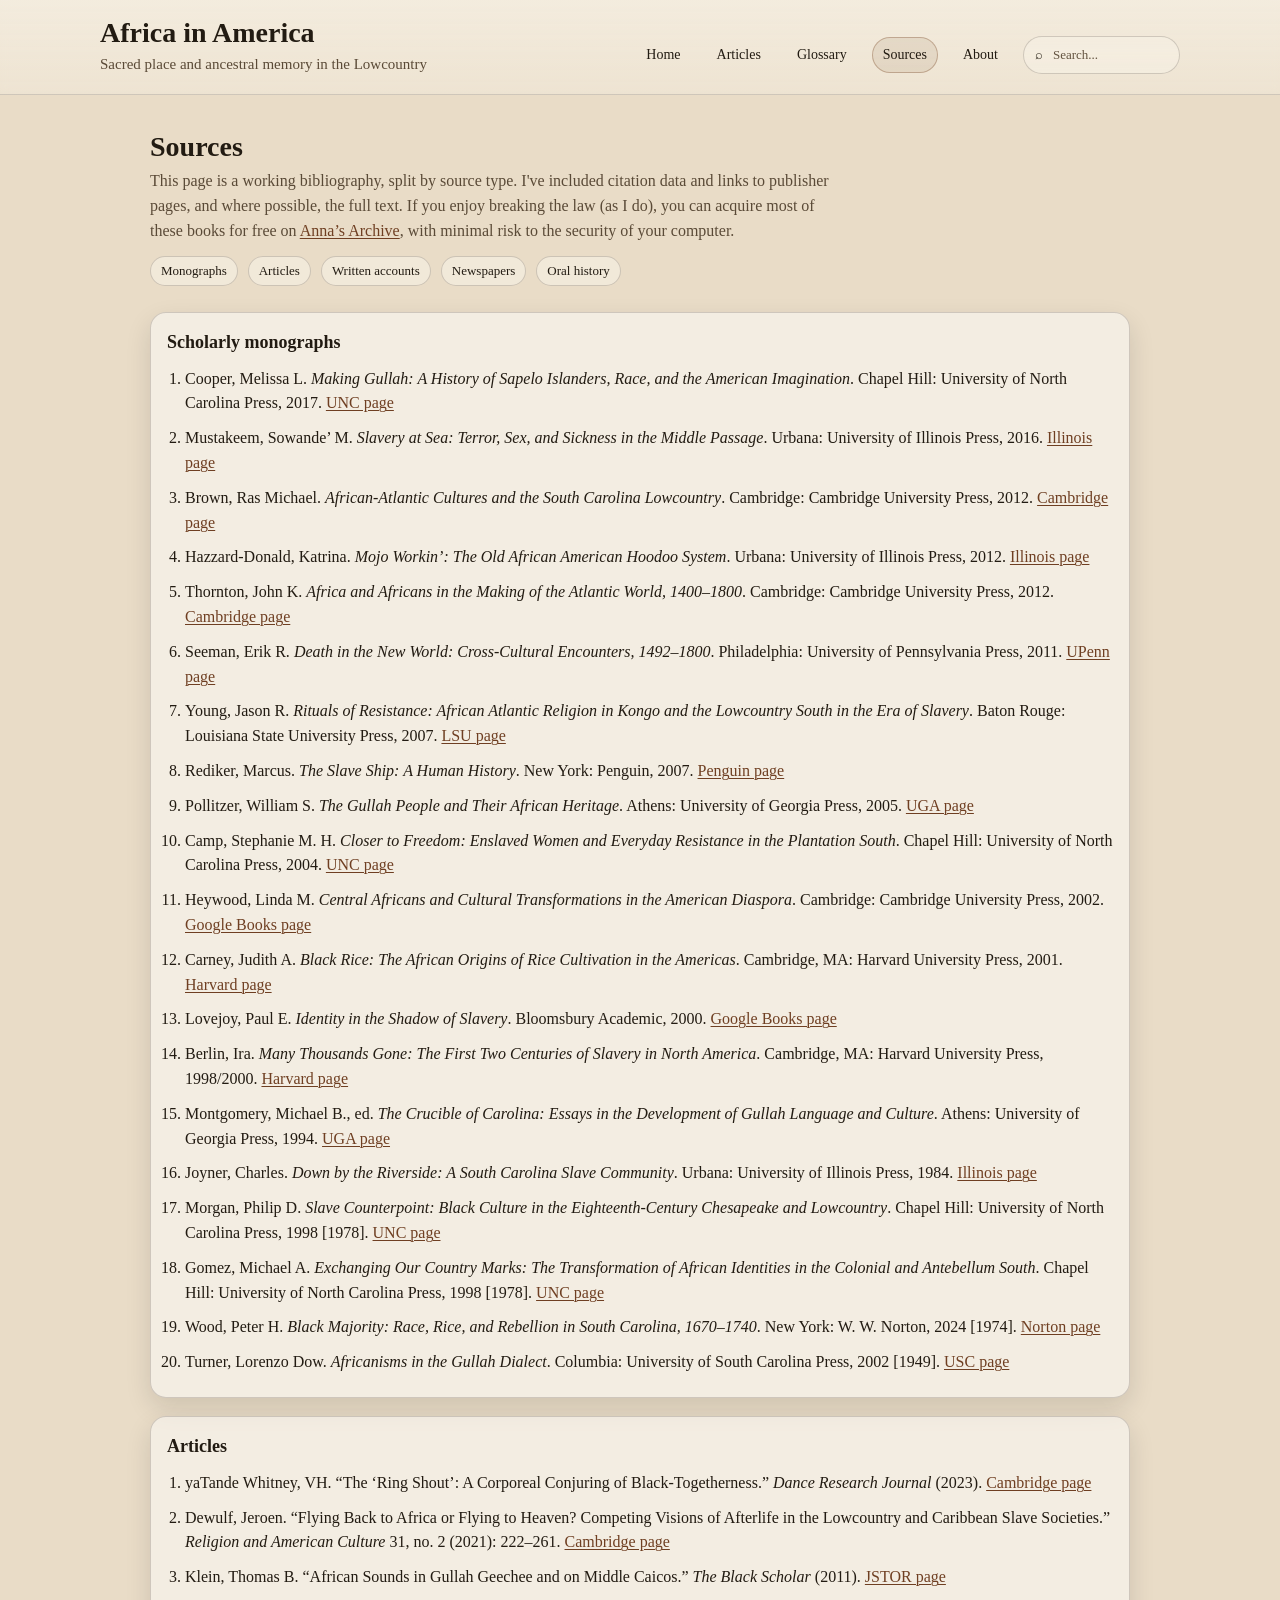
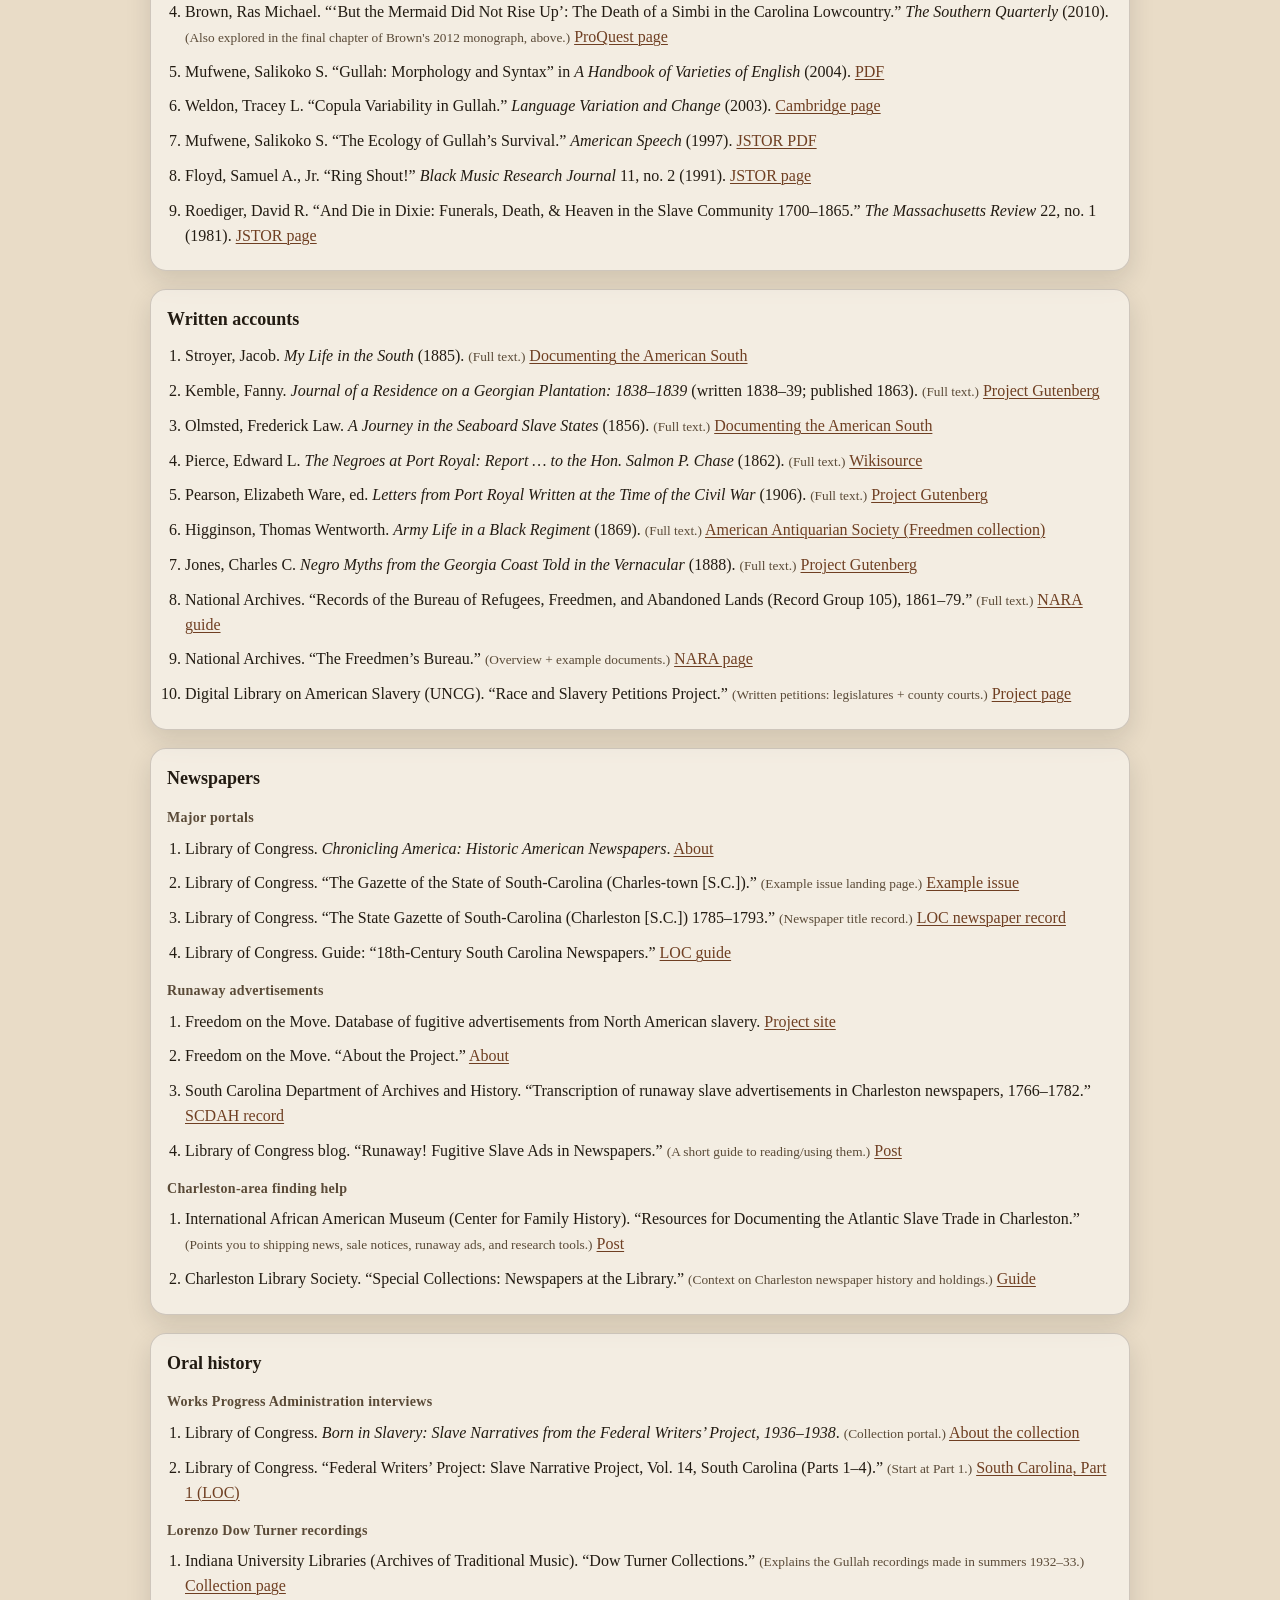
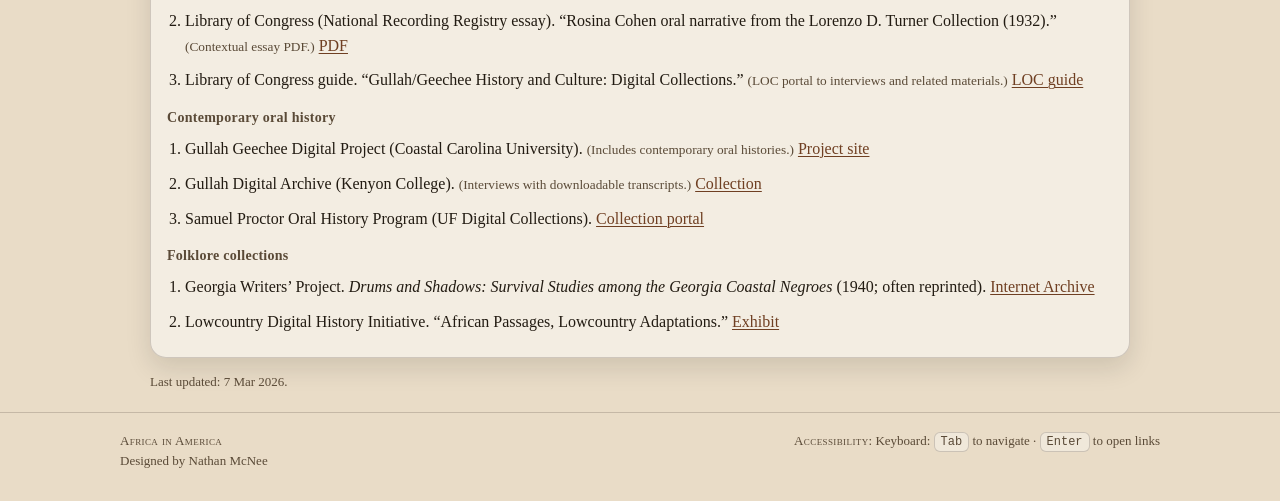
<file: sources.html>
<!doctype html>
<html lang="en">
<head>
  <meta charset="utf-8" />
  <meta name="viewport" content="width=device-width,initial-scale=1" />
  <title>Sources | Africa in America</title>
  <meta name="description" content="Sources for a public history project on the idea of Africa among the enslaved in the Lowcountry: scholarly works and primary sources (written, newspapers, and oral history)." />

  <link rel="stylesheet" href="styles.css" />

</head>

<body>
  <header class="topbar">
    <div class="wrap topbar-inner">
      <div class="brand">
        <h1>Africa in America</h1>
        <p class="sub">Sacred place and ancestral memory in the Lowcountry</p>
      </div>

      <nav aria-label="Primary">
        <a href="index.html">Home</a>
        <a href="articles.html">Articles</a>
        <a href="glossary.html">Glossary</a>
        <a href="sources.html" aria-current="page">Sources</a>
        <a href="about.html">About</a>
            <div class="hero-tools">
              <label class="pill" aria-label="Search">
                <span aria-hidden="true">⌕</span>
                <input id="q" type="search" placeholder="Search..." />
              </label>
            </div>
      </nav>
    </div>
  </header>

  <main class="wrap">
    <div class="pagewrap">
      <header class="head">
        <h1>Sources</h1>
        <p>
          This page is a working bibliography, split by source type. I've included citation data and links to publisher pages, and where possible, the full text. If you enjoy breaking the law (as I do), you can acquire most of these books for free on <a href="https://annas-archive.gl/">Anna’s Archive</a>, with minimal risk to the security of your computer.
        </p>

        <nav class="toc" aria-label="Table of contents">
          <a href="#monographs">Monographs</a>
          <a href="#articles">Articles</a>
          <a href="#written">Written accounts</a>
          <a href="#newspapers">Newspapers</a>
          <a href="#oral">Oral history</a>
        </nav>
      </header>

      <section class="section" id="monographs" aria-label="Scholarly monographs">
        <article class="card cardpad">
          <h2>Scholarly monographs</h2>
          <ol class="bib">
            <li>
              Cooper, Melissa L. <em>Making Gullah: A History of Sapelo Islanders, Race, and the American Imagination</em>. Chapel Hill: University of North Carolina Press, 2017.
              <a href="https://uncpress.org/9781469632681/making-gullah/">UNC page</a>
            </li>
            <li>
              Mustakeem, Sowande’ M. <em>Slavery at Sea: Terror, Sex, and Sickness in the Middle Passage</em>. Urbana: University of Illinois Press, 2016.
              <a href="https://www.press.uillinois.edu/books/?id=p082023">Illinois page</a>
            </li>
            <li>
              Brown, Ras Michael. <em>African-Atlantic Cultures and the South Carolina Lowcountry</em>. Cambridge: Cambridge University Press, 2012.
              <a href="https://www.cambridge.org/core/books/africanatlantic-cultures-and-the-south-carolina-lowcountry/C02F984E2F2C945B9B945496EF28CE6B">Cambridge page</a>
            </li>
            <li>
              Hazzard-Donald, Katrina. <em>Mojo Workin’: The Old African American Hoodoo System</em>. Urbana: University of Illinois Press, 2012.
              <a href="https://www.press.uillinois.edu/books/?id=p078767">Illinois page</a>
            </li>
            <li>
              Thornton, John K. <em>Africa and Africans in the Making of the Atlantic World, 1400–1800</em>. Cambridge: Cambridge University Press, 2012.
              <a href="https://www.cambridge.org/core/books/africa-and-africans-in-the-making-of-the-atlantic-world-14001800/7454C6576723129F517E68BBF164E1F1?utm_campaign=shareaholic&utm_medium=copy_link&utm_source=bookmark">Cambridge page</a>
            </li>
            <li>
              Seeman, Erik R. <em>Death in the New World: Cross-Cultural Encounters, 1492–1800</em>. Philadelphia: University of Pennsylvania Press, 2011.
              <a href="https://www.pennpress.org/9780812221947/death-in-the-new-world/">UPenn page</a>
            </li>
            <li>
              Young, Jason R. <em>Rituals of Resistance: African Atlantic Religion in Kongo and the Lowcountry South in the Era of Slavery</em>. Baton Rouge: Louisiana State University Press, 2007.
              <a href="https://lsupress.org/9780807137192/">LSU page</a>
            </li>
            <li>
              Rediker, Marcus. <em>The Slave Ship: A Human History</em>. New York: Penguin, 2007.
              <a href="https://www.penguinrandomhouse.com/books/295636/the-slave-ship-by-marcus-rediker/">Penguin page</a>
            </li>
            <li>
              Pollitzer, William S. <em>The Gullah People and Their African Heritage</em>. Athens: University of Georgia Press, 2005.
              <a href="https://www.ugapress.org/9780820327839/the-gullah-people-and-their-african-heritage/">UGA page</a>
            </li>
            <li>
              Camp, Stephanie M. H. <em>Closer to Freedom: Enslaved Women and Everyday Resistance in the Plantation South</em>. Chapel Hill: University of North Carolina Press, 2004.
              <a href="https://uncpress.org/9780807855348/closer-to-freedom/">UNC page</a>
            </li>
            <li>
              Heywood, Linda M. <em>Central Africans and Cultural Transformations in the American Diaspora</em>. Cambridge: Cambridge University Press, 2002.
              <a href="https://books.google.com/books/about/Central_Africans_and_Cultural_Transforma.html?id=EKd-q4oVHOsC&redir_esc=y">Google Books page</a>
            </li>
            <li>
              Carney, Judith A. <em>Black Rice: The African Origins of Rice Cultivation in the Americas</em>. Cambridge, MA: Harvard University Press, 2001.
              <a href="https://www.hup.harvard.edu/books/9780674008342">Harvard page</a>
            </li>
            <li>
              Lovejoy, Paul E. <em>Identity in the Shadow of Slavery</em>. Bloomsbury Academic, 2000.
              <a href="https://books.google.com/books/about/Identity_in_the_Shadow_of_Slavery.html?id=ETp1AAAAMAAJ">Google Books page</a>
            </li>
            <li>
              Berlin, Ira. <em>Many Thousands Gone: The First Two Centuries of Slavery in North America</em>. Cambridge, MA: Harvard University Press, 1998/2000.
              <a href="https://www.hup.harvard.edu/books/9780674002111">Harvard page</a>
            </li>
            <li>
              Montgomery, Michael B., ed. <em>The Crucible of Carolina: Essays in the Development of Gullah Language and Culture</em>. Athens: University of Georgia Press, 1994.
              <a href="https://www.ugapress.org/9780820352237/the-crucible-of-carolina/">UGA page</a>
            </li>
            <li>
              Joyner, Charles. <em>Down by the Riverside: A South Carolina Slave Community</em>. Urbana: University of Illinois Press, 1984.
              <a href="https://www.press.uillinois.edu/books/?id=p076831">Illinois page</a>
            </li>
            <li>
              Morgan, Philip D. <em>Slave Counterpoint: Black Culture in the Eighteenth-Century Chesapeake and Lowcountry</em>. Chapel Hill: University of North Carolina Press, 1998 [1978].
              <a href="https://uncpress.org/9780807847176/slave-counterpoint/">UNC page</a>
            </li>
            <li>
              Gomez, Michael A. <em>Exchanging Our Country Marks: The Transformation of African Identities in the Colonial and Antebellum South</em>. Chapel Hill: University of North Carolina Press, 1998 [1978].
              <a href="https://uncpress.org/9780807846940/exchanging-our-country-marks/">UNC page</a>
            </li>
            <li>
              Wood, Peter H. <em>Black Majority: Race, Rice, and Rebellion in South Carolina, 1670–1740</em>. New York: W. W. Norton, 2024 [1974].
              <a href="https://wwnorton.com/books/9781324066200">Norton page</a>
            </li>
            <li>
              Turner, Lorenzo Dow. <em>Africanisms in the Gullah Dialect</em>. Columbia: University of South Carolina Press, 2002 [1949].
              <a href="https://uscpress.com/Africanisms-in-the-Gullah-Dialect">USC page</a>
            </li>
          </ol>
        </article>
      </section>

      <section class="section" id="articles" aria-label="Scholarly articles">
        <article class="card cardpad">
          <h2>Articles</h2>
          <ol class="bib">
            <li>
              yaTande Whitney, VH. “The ‘Ring Shout’: A Corporeal Conjuring of Black-Togetherness.” <em>Dance Research Journal</em> (2023).
              <a href="https://www.cambridge.org/core/journals/dance-research-journal/article/ring-shout-a-corporeal-conjuring-of-blacktogetherness/AC6EE9F5428554557EA0E60C8453C05B">Cambridge page</a>
            </li>
            <li>
              Dewulf, Jeroen. “Flying Back to Africa or Flying to Heaven? Competing Visions of Afterlife in the Lowcountry and Caribbean Slave Societies.”
              <em>Religion and American Culture</em> 31, no. 2 (2021): 222–261.
              <a href="https://www.cambridge.org/core/journals/religion-and-american-culture/article/flying-back-to-africa-or-flying-to-heaven-competing-visions-of-afterlife-in-the-lowcountry-and-caribbean-slave-societies/AF2CB1BE232D2BDC7DF8A1D4228DD45D">Cambridge page</a>
            </li>
            <li>
              Klein, Thomas B. “African Sounds in Gullah Geechee and on Middle Caicos.” <em>The Black Scholar</em> (2011).
              <a href="https://www.jstor.org/stable/10.5816/blackscholar.41.1.0022">JSTOR page</a>
            </li>
            <li>
              Brown, Ras Michael. “‘But the Mermaid Did Not Rise Up’: The Death of a Simbi in the Carolina Lowcountry.”
              <em>The Southern Quarterly</em> (2010). <small>(Also explored in the final chapter of Brown's 2012 monograph, above.)</small>
              <a href="https://www.proquest.com/openview/2256704417c92df0f0cab61701119603">ProQuest page</a>
            </li>
            <li>
              Mufwene, Salikoko S. “Gullah: Morphology and Syntax” in <em>A Handbook of Varieties of English</em> (2004).
              <a href="https://www.researchgate.net/profile/Salikoko_Mufwene/publication/333032184_Gullah_Morphology_and_syntax/links/5d0428e9a6fdcc39f11b6513/Gullah-Morphology-and-syntax.pdf">PDF</a>
            </li>
            <li>
              Weldon, Tracey L. “Copula Variability in Gullah.” <em>Language Variation and Change</em> (2003).
              <a href="https://www.cambridge.org/core/journals/language-variation-and-change/article/copula-variability-in-gullah/4EDF4A5F6F46B61150A1D25B44C400E8">Cambridge page</a>
            </li>
            <li>
              Mufwene, Salikoko S. “The Ecology of Gullah’s Survival.” <em>American Speech</em> (1997).
              <a href="https://www.jstor.org/stable/pdf/455608.pdf">JSTOR PDF</a>
            </li>
            <li>
              Floyd, Samuel A., Jr. “Ring Shout!” <em>Black Music Research Journal</em> 11, no. 2 (1991).
              <a href="https://www.jstor.org/stable/779269">JSTOR page</a>
            </li>
            <li>
              Roediger, David R. “And Die in Dixie: Funerals, Death, & Heaven in the Slave Community 1700–1865.”
              <em>The Massachusetts Review</em> 22, no. 1 (1981).
              <a href="https://www.jstor.org/stable/pdf/25089126.pdf">JSTOR page</a>
            </li>
          </ol>
        </article>
      </section>

      <section class="section" id="written" aria-label="Written accounts">
        <article class="card cardpad">
          <h2>Written accounts</h2>

          <ol class="bib">
            <li>
              Stroyer, Jacob. <em>My Life in the South</em> (1885). <small>(Full text.)</small>
              <a href="https://docsouth.unc.edu/neh/stroyer85/stroyer85.html">Documenting the American South</a>
            </li>
            <li>
              Kemble, Fanny. <em>Journal of a Residence on a Georgian Plantation: 1838–1839</em> (written 1838–39; published 1863). <small>(Full text.)</small>
              <a href="https://www.gutenberg.org/ebooks/12422">Project Gutenberg</a>
            </li>
            <li>
              Olmsted, Frederick Law. <em>A Journey in the Seaboard Slave States</em> (1856). <small>(Full text.)</small>
              <a href="https://docsouth.unc.edu/nc/olmsted/olmsted.html">Documenting the American South</a>
            </li>
            <li>
              Pierce, Edward L. <em>The Negroes at Port Royal: Report … to the Hon. Salmon P. Chase</em> (1862). <small>(Full text.)</small>
              <a href="https://en.wikisource.org/wiki/The_Negroes_at_Port_Royal%3A_Report_of_E._L._Pierce%2C_Government_Agent%2C_to_the_Hon._Salmon_P._Chase%2C_Secretary_of_the_Treasury">Wikisource</a>
            </li>
            <li>
              Pearson, Elizabeth Ware, ed. <em>Letters from Port Royal Written at the Time of the Civil War</em> (1906). <small>(Full text.)</small>
              <a href="https://www.gutenberg.org/files/24722/24722-h/24722-h.htm">Project Gutenberg</a>
            </li>
            <li>
              Higginson, Thomas Wentworth. <em>Army Life in a Black Regiment</em> (1869). <small>(Full text.)</small>
              <a href="https://collections.americanantiquarian.org/freedmen/Manuscripts/higginson.html">American Antiquarian Society (Freedmen collection)</a>
            </li>
            <li>
              Jones, Charles C. <em>Negro Myths from the Georgia Coast Told in the Vernacular</em> (1888). <small>(Full text.)</small>
              <a href="https://www.gutenberg.org/ebooks/76586">Project Gutenberg</a>
            </li>
            <li>
              National Archives. “Records of the Bureau of Refugees, Freedmen, and Abandoned Lands (Record Group 105), 1861–79.” <small>(Full text.)</small>
              <a href="https://www.archives.gov/research/guide-fed-records/groups/105.html">NARA guide</a>
            </li>
            <li>
              National Archives. “The Freedmen’s Bureau.” <small>(Overview + example documents.)</small>
              <a href="https://www.archives.gov/research/african-americans/freedmens-bureau">NARA page</a>
            </li>
            <li>
              Digital Library on American Slavery (UNCG). “Race and Slavery Petitions Project.” <small>(Written petitions: legislatures + county courts.)</small>
              <a href="https://dlas.uncg.edu/petitions/">Project page</a>
            </li>
          </ol>
        </article>
      </section>

      <section class="section" id="newspapers" aria-label="Newspapers">
        <article class="card cardpad">
          <h2>Newspapers</h2>

          <div class="subhead">Major portals</div>
          <ol class="bib">
            <li>
              Library of Congress. <em>Chronicling America: Historic American Newspapers</em>.
              <a href="https://www.loc.gov/collections/chronicling-america/about-this-collection/">About</a>
            </li>
            <li>
              Library of Congress. “The Gazette of the State of South-Carolina (Charles-town [S.C.]).” <small>(Example issue landing page.)</small>
              <a href="https://www.loc.gov/item/sn84026945/1784-08-26/ed-1/">Example issue</a>
            </li>
            <li>
              Library of Congress. “The State Gazette of South-Carolina (Charleston [S.C.]) 1785–1793.” <small>(Newspaper title record.)</small>
              <a href="https://www.loc.gov/item/sn84026938/">LOC newspaper record</a>
            </li>
            <li>
              Library of Congress. Guide: “18th-Century South Carolina Newspapers.”
              <a href="https://guides.loc.gov/united-states-newspapers/18th-century-south-carolina">LOC guide</a>
            </li>
          </ol>

          <div class="subhead">Runaway advertisements</div>
          <ol class="bib">
            <li>
              Freedom on the Move. Database of fugitive advertisements from North American slavery.
              <a href="https://freedomonthemove.org/">Project site</a>
            </li>
            <li>
              Freedom on the Move. “About the Project.”
              <a href="https://freedomonthemove.org/about/">About</a>
            </li>
            <li>
              South Carolina Department of Archives and History. “Transcription of runaway slave advertisements in Charleston newspapers, 1766–1782.”
              <a href="https://scarchcat.rediscoverysoftware.com/MADetailS.aspx?db=series&dir=SCARCHIVE&rID=900000%2F.P+900062">SCDAH record</a>
            </li>
            <li>
              Library of Congress blog. “Runaway! Fugitive Slave Ads in Newspapers.” <small>(A short guide to reading/using them.)</small>
              <a href="https://blogs.loc.gov/headlinesandheroes/2019/10/runaway-fugitive-slave-ads-in-newspapers/">Post</a>
            </li>
          </ol>

          <div class="subhead">Charleston-area finding help</div>
          <ol class="bib">
            <li>
              International African American Museum (Center for Family History). “Resources for Documenting the Atlantic Slave Trade in Charleston.” <small>(Points you to shipping news, sale notices, runaway ads, and research tools.)</small>
              <a href="https://iaamuseum.org/center-for-family-history/blog/resources-for-documenting-the-atlantic-slave-trade-in-charleston/">Post</a>
            </li>
            <li>
              Charleston Library Society. “Special Collections: Newspapers at the Library.” <small>(Context on Charleston newspaper history and holdings.)</small>
              <a href="https://charlestonlibrarysociety.libguides.com/c.php?g=1111903&p=8781266">Guide</a>
            </li>
          </ol>
        </article>
      </section>

      <section class="section" id="oral" aria-label="Oral history">
        <article class="card cardpad">
          <h2>Oral history</h2>

          <div class="subhead">Works Progress Administration interviews</div>
          <ol class="bib">
            <li>
              Library of Congress. <em>Born in Slavery: Slave Narratives from the Federal Writers’ Project, 1936–1938</em>. <small>(Collection portal.)</small>
              <a href="https://www.loc.gov/collections/slave-narratives-from-the-federal-writers-project-1936-to-1938/about-this-collection/">About the collection</a>
            </li>
            <li>
              Library of Congress. “Federal Writers’ Project: Slave Narrative Project, Vol. 14, South Carolina (Parts 1–4).” <small>(Start at Part 1.)</small>
              <a href="https://www.loc.gov/item/mesn141/">South Carolina, Part 1 (LOC)</a>
            </li>
          </ol>

          <div class="subhead">Lorenzo Dow Turner recordings</div>
          <ol class="bib">
            <li>
              Indiana University Libraries (Archives of Traditional Music). “Dow Turner Collections.” <small>(Explains the Gullah recordings made in summers 1932–33.)</small>
              <a href="https://libraries.indiana.edu/dow-turner">Collection page</a>
            </li>
            <li>
              Library of Congress (National Recording Registry essay). “Rosina Cohen oral narrative from the Lorenzo D. Turner Collection (1932).” <small>(Contextual essay PDF.)</small>
              <a href="https://www.loc.gov/static/programs/national-recording-preservation-board/documents/RosinaCohenOralNarrative_LorenzoTurnerCollection.pdf">PDF</a>
            </li>
            <li>
              Library of Congress guide. “Gullah/Geechee History and Culture: Digital Collections.” <small>(LOC portal to interviews and related materials.)</small>
              <a href="https://guides.loc.gov/gullah-geechee-history/digital-collections">LOC guide</a>
            </li>
          </ol>

          <div class="subhead">Contemporary oral history</div>
          <ol class="bib">
            <li>
              Gullah Geechee Digital Project (Coastal Carolina University). <small>(Includes contemporary oral histories.)</small>
              <a href="https://digitalcommons.coastal.edu/ggdp/">Project site</a>
            </li>
            <li>
              Gullah Digital Archive (Kenyon College). <small>(Interviews with downloadable transcripts.)</small>
              <a href="https://digital.kenyon.edu/gullah/">Collection</a>
            </li>
            <li>
              Samuel Proctor Oral History Program (UF Digital Collections).
              <a href="https://ufdc.ufl.edu/collections/ohfb">Collection portal</a>
            </li>
          </ol>

          <div class="subhead">Folklore collections</div>
          <ol class="bib">
            <li>
              Georgia Writers’ Project. <em>Drums and Shadows: Survival Studies among the Georgia Coastal Negroes</em> (1940; often reprinted).
              <a href="https://archive.org/details/drumsshadowssurv0000unse">Internet Archive</a>
            </li>
            <li>
              Lowcountry Digital History Initiative. “African Passages, Lowcountry Adaptations.”
              <a href="https://ldhi.library.cofc.edu/exhibits/show/africanpassageslowcountryadapt">Exhibit</a>
            </li>
          </ol>
        </article>
      </section>

      <p class="mini" style="margin-top: 14px;">
        Last updated: <time datetime="2026-03-07">7 Mar 2026</time>.
      </p>
    </div>
  </main>

  <footer>
    <div class="wrap">
      <div class="cols">
        <div>
          <div class="smallcaps">Africa in America</div>
          <div>Designed by Nathan McNee</div>
        </div>
        <div>
          <div><span class="smallcaps">Accessibility</span>: Keyboard: <span class="kbd">Tab</span> to navigate · <span class="kbd">Enter</span> to open links</div>
        </div>
      </div>
    </div>
  </footer>

</body>
</html>
</file>
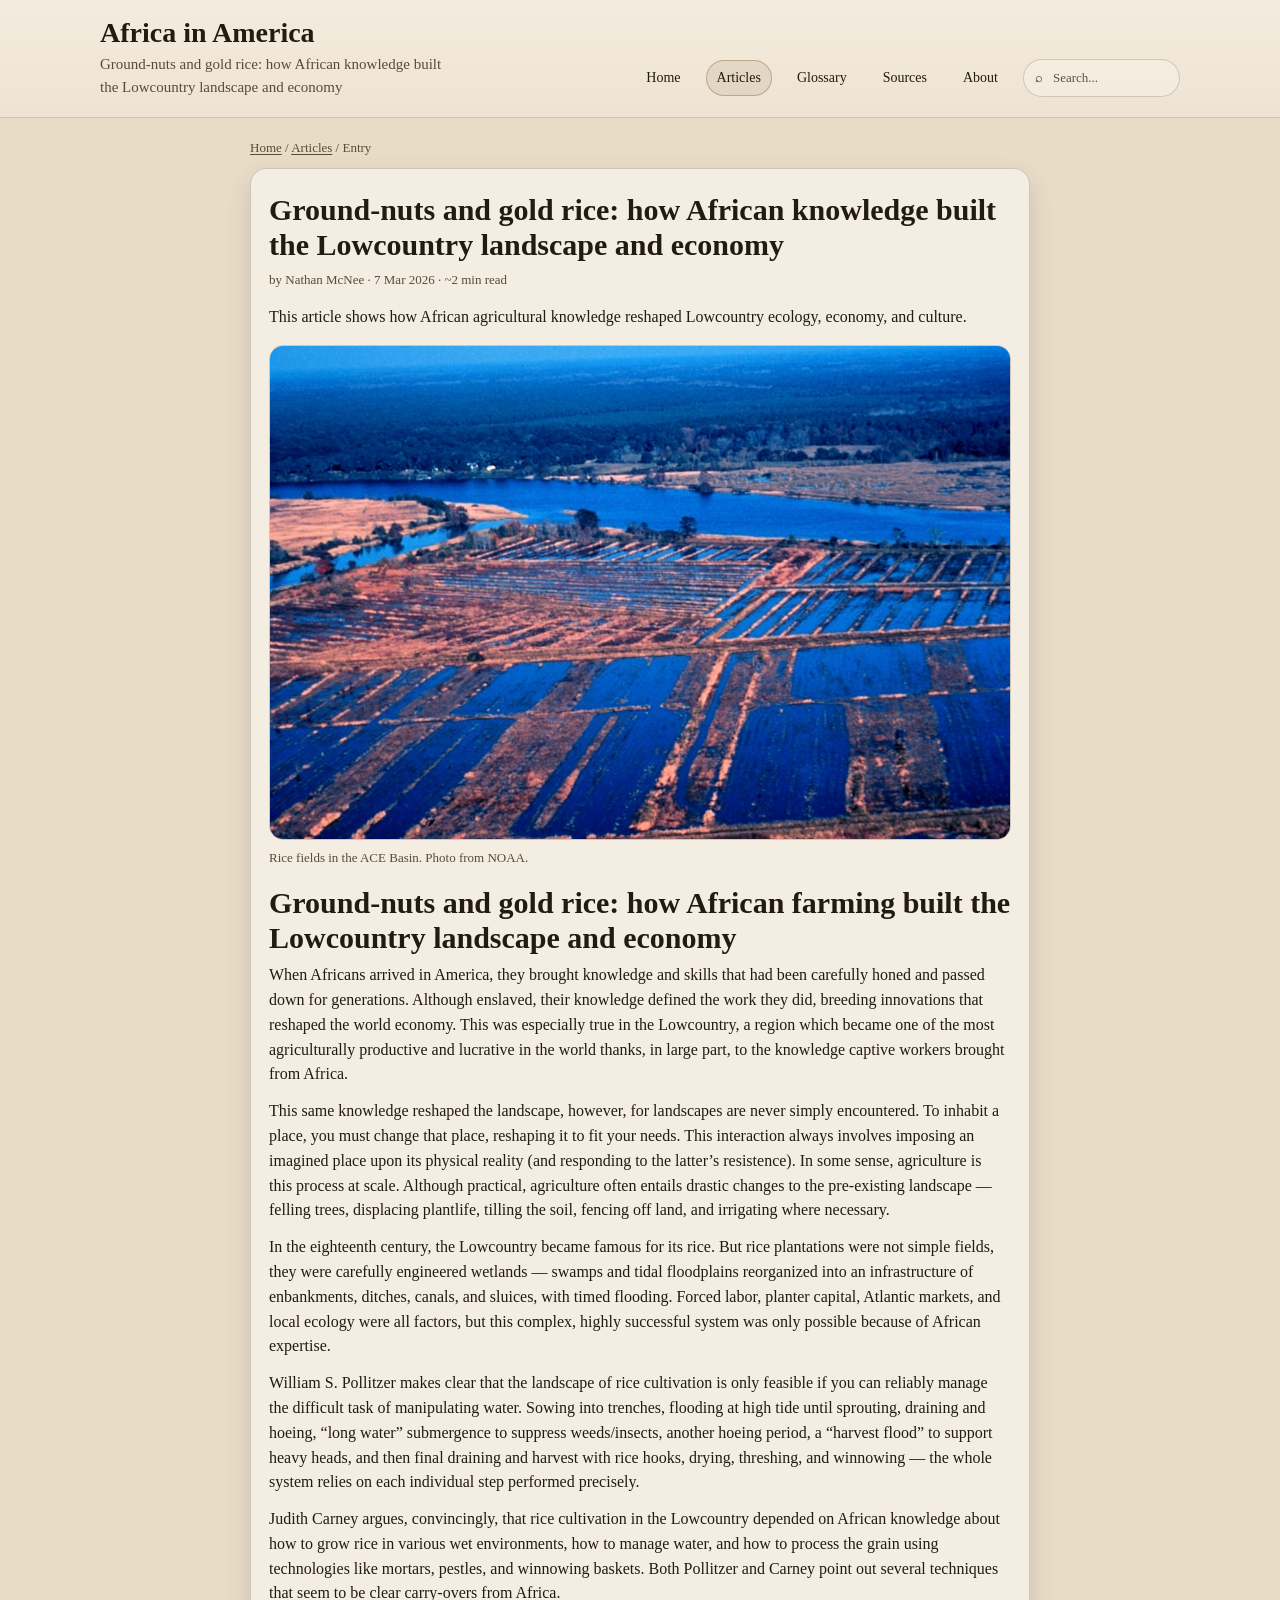
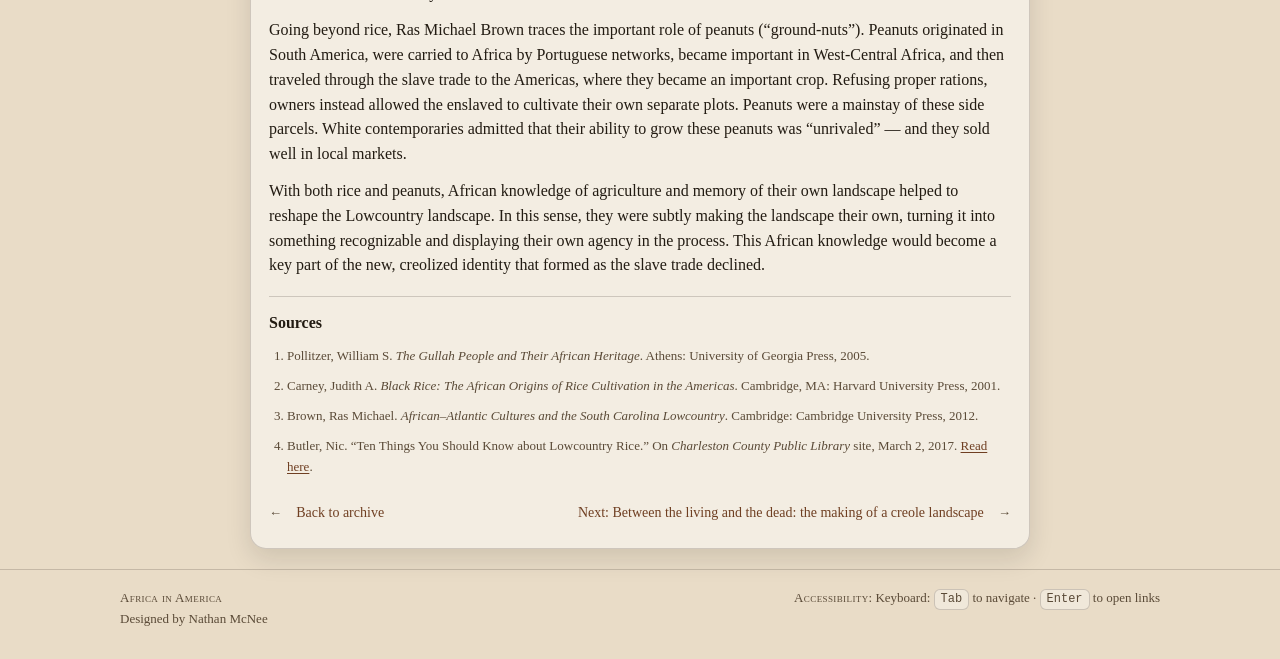
<file: posts/2026-03-07-ground-nuts-gold-rice.html>
<!doctype html>
<html lang="en">
<head>
  <meta charset="utf-8" />
  <meta name="viewport" content="width=device-width,initial-scale=1" />
  <title>Ground-nuts and gold rice: how African knowledge built the Lowcountry landscape and economy</title>
  <link rel="stylesheet" href="../styles.css" />
</head>

<body>
  <header class="topbar">
    <div class="wrap topbar-inner">
      <div class="brand">
        <h1>Africa in America</h1>
        <p class="sub">Ground-nuts and gold rice: how African knowledge built the Lowcountry landscape and economy</p>
      </div>

      <nav aria-label="Primary">
        <a href="../index.html">Home</a>
        <a href="../articles.html" aria-current="page">Articles</a>
        <a href="../glossary.html">Glossary</a>
        <a href="../sources.html">Sources</a>
        <a href="../about.html">About</a>
            <div class="hero-tools">
              <label class="pill" aria-label="Search">
                <span aria-hidden="true">⌕</span>
                <input id="q" type="search" placeholder="Search..." />
              </label>
            </div>
      </nav>
    </div>
  </header>

  <main class="wrap">
    <div class="postwrap">
      <p class="crumbs">
        <a href="../index.html">Home</a> / <a href="../articles.html">Articles</a> / Entry
      </p>

      <article class="card postcard" aria-label="Post">
        <header>
          <h1>Ground-nuts and gold rice: how African knowledge built the Lowcountry landscape and economy</h1>
          <p class="byline">by Nathan McNee · 7 Mar 2026 · ~2 min read</p>
          <p class="lede">
            This article shows how African agricultural knowledge reshaped Lowcountry ecology, economy, and culture.
          </p>
        </header>

        <figure>
            <img
              src="../images/lowcountry-rice.jpg"
              alt="An aerial photograph of a Lowcountry rice field."
              style="width:100%; height:auto; display:block; border-radius: 14px; border: 1px solid var(--rule);"
            />
          <figcaption>
            Rice fields in the ACE Basin. Photo from NOAA.
          </figcaption>
        </figure>

        <div class="content">
            <h1>Ground-nuts and gold rice: how African farming built the Lowcountry landscape and economy</h1>
            <p>When Africans arrived in America, they brought knowledge and skills that had been carefully honed and passed down for generations. Although enslaved, their knowledge defined the work they did, breeding innovations that reshaped the world economy. This was especially true in the Lowcountry, a region which became one of the most agriculturally productive and lucrative in the world thanks, in large part, to the knowledge captive workers brought from Africa.</p>
            <p>This same knowledge reshaped the landscape, however, for landscapes are never simply encountered. To inhabit a place, you must change that place, reshaping it to fit your needs. This interaction always involves imposing an imagined place upon its physical reality (and responding to the latter’s resistence). In some sense, agriculture is this process at scale. Although practical, agriculture often entails drastic changes to the pre-existing landscape — felling trees, displacing plantlife, tilling the soil, fencing off land, and irrigating where necessary.</p>
            <p>In the eighteenth century, the Lowcountry became famous for its rice. But rice plantations were not simple fields, they were carefully engineered wetlands — swamps and tidal floodplains reorganized into an infrastructure of enbankments, ditches, canals, and sluices, with timed flooding. Forced labor, planter capital, Atlantic markets, and local ecology were all factors, but this complex, highly successful system was only possible because of African expertise.</p>
            <p>William S. Pollitzer makes clear that the landscape of rice cultivation is only feasible if you can reliably manage the difficult task of manipulating water. Sowing into trenches, flooding at high tide until sprouting, draining and hoeing, “long water” submergence to suppress weeds/insects, another hoeing period, a “harvest flood” to support heavy heads, and then final draining and harvest with rice hooks, drying, threshing, and winnowing — the whole system relies on each individual step performed precisely.</p>
            <p>Judith Carney argues, convincingly, that rice cultivation in the Lowcountry depended on African knowledge about how to grow rice in various wet environments, how to manage water, and how to process the grain using technologies like mortars, pestles, and winnowing baskets. Both Pollitzer and Carney point out several techniques that seem to be clear carry-overs from Africa.</p>
            <p>Going beyond rice, Ras Michael Brown traces the important role of peanuts (“ground-nuts”). Peanuts originated in South America, were carried to Africa by Portuguese networks, became important in West-Central Africa, and then traveled through the slave trade to the Americas, where they became an important crop. Refusing proper rations, owners instead allowed the enslaved to cultivate their own separate plots. Peanuts were a mainstay of these side parcels. White contemporaries admitted that their ability to grow these peanuts was “unrivaled” — and they sold well in local markets.</p>
            <p>With both rice and peanuts, African knowledge of agriculture and memory of their own landscape helped to reshape the Lowcountry landscape. In this sense, they were subtly making the landscape their own, turning it into something recognizable and displaying their own agency in the process. This African knowledge would become a key part of the new, creolized identity that formed as the slave trade declined.</p>
        </div>

        <section class="footnotes" aria-label="Footnotes">
          <h2>Sources</h2>
          <ol>
            <li id="fn1">
              Pollitzer, William S. <em>The Gullah People and Their African Heritage</em>. Athens: University of Georgia Press, 2005.
            </li>
            <li id="fn2">
              Carney, Judith A. <em>Black Rice: The African Origins of Rice Cultivation in the Americas</em>. Cambridge, MA: Harvard University Press, 2001.
            </li>
            <li id="fn3">
              Brown, Ras Michael. <em>African–Atlantic Cultures and the South Carolina Lowcountry</em>. Cambridge: Cambridge University Press, 2012.
            </li>
            <li id="fn3">
              Butler, Nic. “Ten Things You Should Know about Lowcountry Rice.” On <em>Charleston County Public Library</em> site, March 2, 2017. <a href="https://www.ccpl.org/charleston-time-machine/ten-things-you-should-know-about-lowcountry-rice">Read here</a>.
            </li>

          </ol>
        </section>

        <nav class="postnav" aria-label="Post navigation">
          <div>← <a href="../articles.html">Back to archive</a></div>
          <div><a href="2026-03-07-between-living-and-dead.html">Next: Between the living and the dead: the making of a creole landscape</a> →</div>
        </nav>
      </article>
    </div>
  </main>

  <footer>
    <div class="wrap">
      <div class="cols">
        <div>
          <div class="smallcaps">Africa in America</div>
          <div>Designed by Nathan McNee</div>
        </div>
        <div>
          <div><span class="smallcaps">Accessibility</span>: Keyboard: <span class="kbd">Tab</span> to navigate · <span class="kbd">Enter</span> to open links</div>
        </div>
      </div>
    </div>
  </footer>
</body>
</html>
</file>
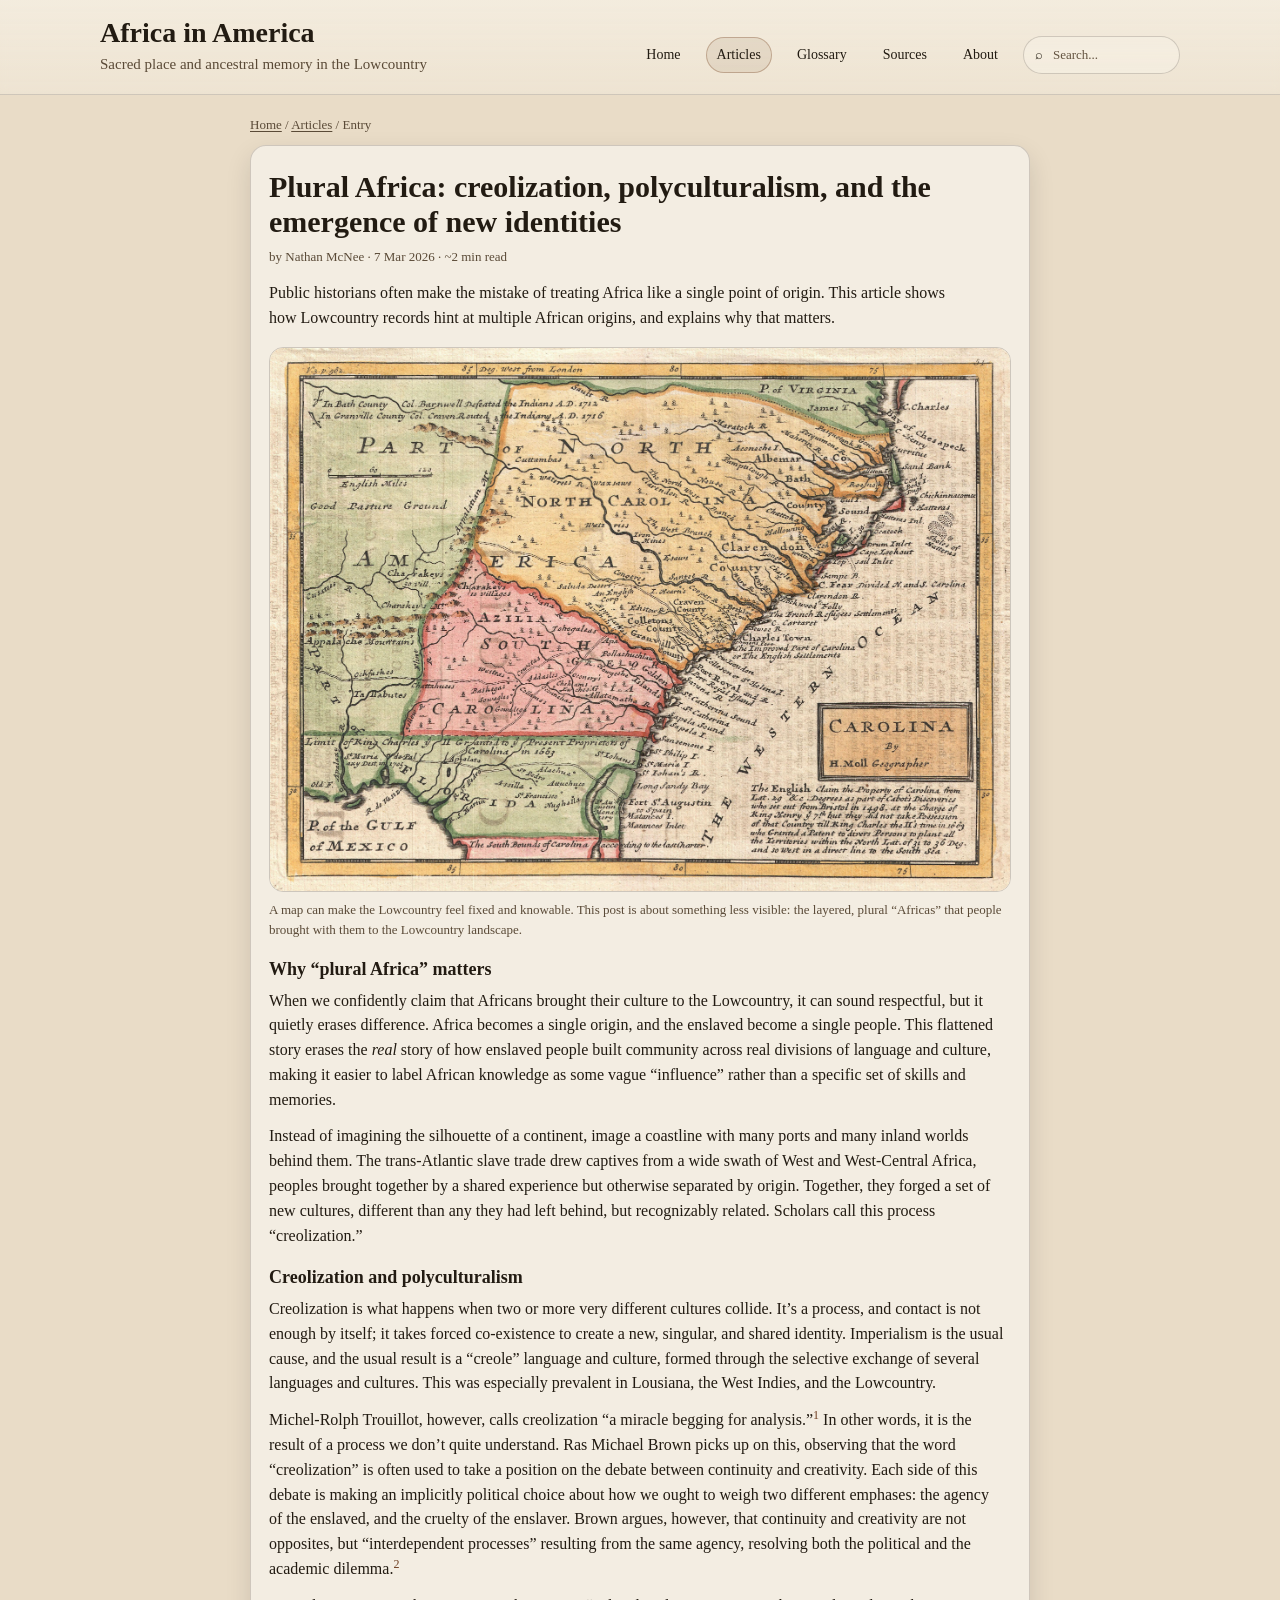
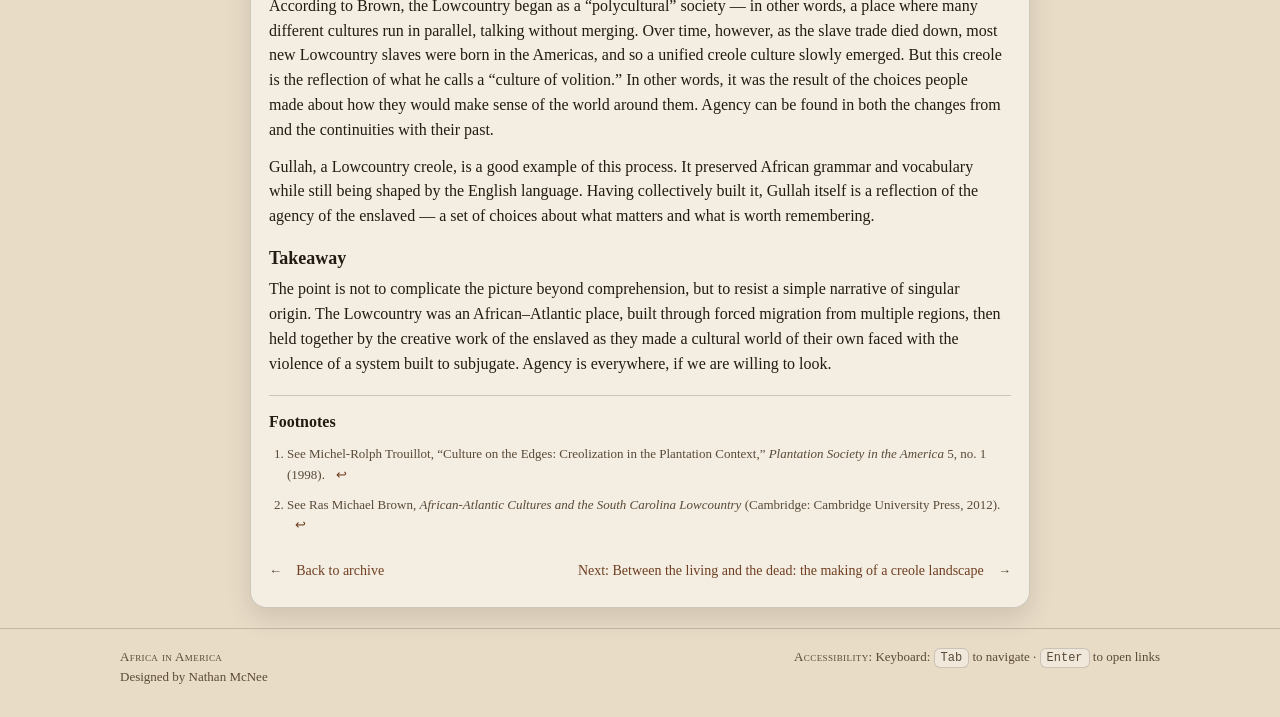
<file: posts/2026-03-07-plural-africas.html>
<!doctype html>
<html lang="en">
<head>
  <meta charset="utf-8" />
  <meta name="viewport" content="width=device-width,initial-scale=1" />
  <title>Plural Africa: creolization, polyculturalism, and the emergence of new identities</title>
  <link rel="stylesheet" href="../styles.css" />
</head>

<body>
  <header class="topbar">
    <div class="wrap topbar-inner">
      <div class="brand">
        <h1>Africa in America</h1>
        <p class="sub">Sacred place and ancestral memory in the Lowcountry</p>
      </div>

      <nav aria-label="Primary">
        <a href="../index.html">Home</a>
        <a href="../articles.html" aria-current="page">Articles</a>
        <a href="../glossary.html">Glossary</a>
        <a href="../sources.html">Sources</a>
        <a href="../about.html">About</a>
            <div class="hero-tools">
              <label class="pill" aria-label="Search">
                <span aria-hidden="true">⌕</span>
                <input id="q" type="search" placeholder="Search..." />
              </label>
            </div>
      </nav>
    </div>
  </header>

  <main class="wrap">
    <div class="postwrap">
      <p class="crumbs">
        <a href="../index.html">Home</a> / <a href="../articles.html">Articles</a> / Entry
      </p>

      <article class="card postcard" aria-label="Post">
        <header>
          <h1>Plural Africa: creolization, polyculturalism, and the emergence of new identities</h1>
          <p class="byline">by Nathan McNee · 7 Mar 2026 · ~2 min read</p>
          <p class="lede">
            Public historians often make the mistake of treating Africa like a single point of origin. This article shows how Lowcountry records hint at multiple African origins, and explains why that matters.
          </p>
        </header>

        <figure>
          <a href="../map.html" aria-label="Open the map page">
            <img
              src="../images/moll-1746-carolina.jpg"
              alt="Historic map of the Carolina region, used here to orient readers to the Lowcountry landscape."
              style="width:100%; height:auto; display:block; border-radius: 14px; border: 1px solid var(--rule);"
            />
          </a>
          <figcaption>
            A map can make the Lowcountry feel fixed and knowable. This post is about something less visible: the layered, plural “Africas” that people brought with them to the Lowcountry landscape.
          </figcaption>
        </figure>

        <div class="content">
          <h2>Why “plural Africa” matters</h2>
          <p>
            When we confidently claim that Africans brought their culture to the Lowcountry, it can sound respectful, but it quietly erases difference. Africa becomes a single origin, and the enslaved become a single people. This flattened story erases the <em>real</em> story of how enslaved people built community across real divisions of language and culture, making it easier to label African knowledge as some vague “influence” rather than a specific set of skills and memories.
          </p>

          <p>
            Instead of imagining the silhouette of a continent, image a coastline with many ports and many inland worlds behind them. The trans-Atlantic slave trade drew captives from a wide swath of West and West-Central Africa, peoples brought together by a shared experience but otherwise separated by origin. Together, they forged a set of new cultures, different than any they had left behind, but recognizably related. Scholars call this process “creolization.”
          </p>

          <h2>Creolization and polyculturalism</h2>
          <p>
            Creolization is what happens when two or more very different cultures collide. It’s a process, and contact is not enough by itself; it takes forced co-existence to create a new, singular, and shared identity. Imperialism is the usual cause, and the usual result is a “creole” language and culture, formed through the selective exchange of several languages and cultures. This was especially prevalent in Lousiana, the West Indies, and the Lowcountry.
          </p>

          <p>
            Michel-Rolph Trouillot, however, calls creolization “a miracle begging for analysis.”<sup id="fnref1"><a href="#fn1">1</a></sup> In other words, it is the result of a process we don’t quite understand. Ras Michael Brown picks up on this, observing that the word “creolization” is often used to take a position on the debate between continuity and creativity. Each side of this debate is making an implicitly political choice about how we ought to weigh two different emphases: the agency of the enslaved, and the cruelty of the enslaver. Brown argues, however, that continuity and creativity are not opposites, but “interdependent processes” resulting from the same agency, resolving both the political and the academic dilemma.<sup id="fnref2"><a href="#fn2">2</a></sup>
          </p>

          <p>
            According to Brown, the Lowcountry began as a “polycultural” society — in other words, a place where many different cultures run in parallel, talking without merging. Over time, however, as the slave trade died down, most new Lowcountry slaves were born in the Americas, and so a unified creole culture slowly emerged. But this creole is the reflection of what he calls a “culture of volition.” In other words, it was the result of the choices people made about how they would make sense of the world around them. Agency can be found in both the changes from and the continuities with their past.
          </p>

          <p>
            Gullah, a Lowcountry creole, is a good example of this process. It preserved African grammar and vocabulary while still being shaped by the English language. Having collectively built it, Gullah itself is a reflection of the agency of the enslaved — a set of choices about what matters and what is worth remembering.
          </p>

          <h2>Takeaway</h2>
          <p>
            The point is not to complicate the picture beyond comprehension, but to resist a simple narrative of singular origin. The Lowcountry was an African–Atlantic place, built through forced migration from multiple regions, then held together by the creative work of the enslaved as they made a cultural world of their own faced with the violence of a system built to subjugate. Agency is everywhere, if we are willing to look.
          </p>
        </div>

        <section class="footnotes" aria-label="Footnotes">
          <h2>Footnotes</h2>
          <ol>
            <li id="fn1">
              See Michel-Rolph Trouillot, “Culture on the Edges: Creolization in the Plantation Context,” <em>Plantation Society in the America</em> 5, no. 1 (1998).
              <a class="fn-back" href="#fnref1" aria-label="Back to reference">↩</a>
            </li>
            <li id="fn2">
              See Ras Michael Brown, <em>African-Atlantic Cultures and the South Carolina Lowcountry</em> (Cambridge: Cambridge University Press, 2012).
              <a class="fn-back" href="#fnref2" aria-label="Back to reference">↩</a>
            </li>
          </ol>
        </section>

        <nav class="postnav" aria-label="Post navigation">
          <div>← <a href="../articles.html">Back to archive</a></div>
          <div><a href="2026-03-07-between-living-and-dead.html">Next: Between the living and the dead: the making of a creole landscape</a> →</div>
        </nav>
      </article>
    </div>
  </main>

  <footer>
    <div class="wrap">
      <div class="cols">
        <div>
          <div class="smallcaps">Africa in America</div>
          <div>Designed by Nathan McNee</div>
        </div>
        <div>
          <div><span class="smallcaps">Accessibility</span>: Keyboard: <span class="kbd">Tab</span> to navigate · <span class="kbd">Enter</span> to open links</div>
        </div>
      </div>
    </div>
  </footer>
</body>
</html>
</file>
<file: styles.css>
:root{
  --paper: #f6f0e4;
  --paper-2: #efe5d4;
  --paper-3: #e9dcc7;
  --ink: #221b12;
  --muted: #5a4a37;
  --rule: rgba(34, 27, 18, .18);
  --rule-strong: rgba(123, 76, 42, .35);
  --accent: #7b4c2a;
  --accent-soft: rgba(123, 76, 42, .10);
  --link: #6f3f22;
  --card: rgba(255, 255, 255, .48);
  --card-soft: rgba(255, 255, 255, .38);
  --shadow: 0 10px 26px rgba(20, 14, 8, .12);
  --radius: 16px;
  --radius-sm: 12px;
  --max: 1080px;
  --content-max: 980px;
  --post-max: 780px;
}

html{
  height: 100%;
  scroll-behavior: smooth;
}

*,
*::before,
*::after{
  box-sizing: border-box;
}

body{
  min-height: 100%;
  margin: 0;
  background: var(--paper-3);
  color: var(--ink);
  font-family: ui-serif, Georgia, "Times New Roman", Times, serif;
  line-height: 1.55;
  text-rendering: optimizeLegibility;
}

img{
  display: block;
  max-width: 100%;
  height: auto;
}

figure{
  margin: 16px 0 18px;
}

figcaption{
  margin-top: 8px;
  color: var(--muted);
  font-size: 13px;
}

a{
  color: var(--link);
  text-decoration-thickness: 1px;
  text-underline-offset: 2px;
}

a:hover{
  color: var(--accent);
}

button,
input,
textarea,
select{
  font: inherit;
}

button{
  color: inherit;
}

input::placeholder{
  color: var(--muted);
  opacity: .95;
}

.wrap{
  width: min(100%, var(--max));
  margin: 0 auto;
  padding: 0 20px;
}

.topbar{
  margin-bottom: 20px;
  border-bottom: 1px solid var(--rule);
  background: linear-gradient(to bottom, rgba(246, 240, 228, .78), rgba(246, 240, 228, .38));
  backdrop-filter: blur(4px);
}

.topbar-inner{
  display: flex;
  align-items: flex-end;
  justify-content: space-between;
  gap: 18px;
  padding: 18px 0;
}

.brand{
  display: flex;
  flex-direction: column;
  gap: 4px;
  min-width: 240px;
}

.brand h1{
  margin: 0;
  font-size: 28px;
  line-height: 1.1;
  font-weight: 650;
}

.brand .sub{
  margin: 0;
  max-width: 48ch;
  color: var(--muted);
  font-size: 15px;
}

nav{
  display: flex;
  flex-wrap: wrap;
  align-items: center;
  justify-content: flex-end;
  gap: 10px 14px;
  padding-bottom: 2px;
}

nav a{
  display: inline-block;
  padding: 6px 10px;
  border: 1px solid transparent;
  border-radius: 999px;
  color: var(--ink);
  text-decoration: none;
  font-size: 14px;
}

nav a:hover{
  background: rgba(255, 255, 255, .35);
  border-color: var(--rule);
}

nav a[aria-current="page"]{
  background: var(--accent-soft);
  border-color: var(--rule-strong);
}

.hero-tools{
  display: flex;
  align-items: center;
  justify-content: flex-end;
  gap: 10px;
  flex-wrap: wrap;
}

.pill{
  display: inline-flex;
  align-items: center;
  gap: 8px;
  min-height: 38px;
  padding: 7px 11px;
  border: 1px solid var(--rule);
  border-radius: 999px;
  background: rgba(246, 240, 228, .65);
  color: var(--ink);
  font-size: 13px;
}

.pill input{
  width: 18ch;
  border: 0;
  outline: 0;
  background: transparent;
  color: var(--ink);
}

main{
  padding: 22px 0 52px;
}

.grid{
  display: grid;
  grid-template-columns: 1.6fr 1fr;
  gap: 22px;
  align-items: start;
}

.pagewrap,
.archive-wrap{
  max-width: var(--content-max);
  margin: 0 auto;
}

.postwrap{
  max-width: var(--post-max);
  margin: 0 auto;
}

.head,
.archive-head{
  padding: 16px 0 6px;
}

.head h1,
.archive-head h1{
  margin: 0 0 6px;
  font-size: 28px;
  line-height: 1.15;
}

.head p,
.archive-head p{
  margin: 0;
  max-width: 86ch;
  color: var(--muted);
}

.card{
  overflow: hidden;
  border: 1px solid var(--rule);
  border-radius: var(--radius);
  background: var(--card);
  box-shadow: var(--shadow);
}

.card-pad,
.cardpad,
.listcard,
.sidecard,
.glosscard,
.postcard{
  padding: 16px;
}

.card-pad{
  padding-bottom: 14px;
}

.cardpad,
.listcard,
.glosscard{
  padding-bottom: 12px;
}

.postcard{
  padding: 18px 18px 16px;
}

.section-title{
  margin: 0 0 10px;
  font-size: 16px;
  line-height: 1.25;
  font-weight: 650;
}

.rule,
.divider{
  height: 1px;
  margin: 14px 0;
  background: var(--rule);
}

.fine,
.small,
.mini,
.countline,
.empty,
.byline,
.crumbs{
  color: var(--muted);
  font-size: 13px;
}

.fine{
  margin: 0;
}

.small{
  margin: 0;
}

.mini{
  margin: 0 0 10px;
  max-width: 90ch;
}

.countline{
  margin-top: 10px;
}

.empty{
  display: none;
  padding-top: 12px;
}

.smallcaps{
  font-variant: small-caps;
  letter-spacing: .03em;
}

.kbd{
  display: inline-block;
  padding: 2px 6px;
  border: 1px solid var(--rule);
  border-radius: 6px;
  background: rgba(255, 255, 255, .35);
  color: var(--muted);
  font-family: ui-monospace, SFMono-Regular, Menlo, Monaco, Consolas, "Liberation Mono", monospace;
  font-size: 12px;
  line-height: 1.2;
}

.btn{
  cursor: pointer;
  padding: 7px 12px;
  border: 1px solid rgba(123, 76, 42, .45);
  border-radius: 999px;
  background: var(--accent-soft);
  color: var(--ink);
  font-size: 13px;
}

.btn:hover{
  background: rgba(123, 76, 42, .16);
}

.controls{
  display: flex;
  flex-wrap: wrap;
  align-items: center;
  gap: 10px;
  margin-top: 14px;
}

.search{
  display: flex;
  align-items: center;
  gap: 10px;
  width: min(560px, 100%);
  min-height: 42px;
  padding: 10px 12px;
  border: 1px solid var(--rule);
  border-radius: 999px;
  background: var(--card-soft);
}

.archive-head .search{
  width: min(520px, 100%);
}

.search input{
  width: 100%;
  border: 0;
  outline: 0;
  background: transparent;
  color: var(--ink);
  font-size: 14px;
}

.chiprow,
.tagset,
.tags,
.toc{
  justify-content: flex-start;
  display: flex;
  flex-wrap: wrap;
  gap: 8px;
}

.chiprow{
  margin-top: 10px;
}

.chip,
.tag,
.toc a{
  display: inline-flex;
  align-items: center;
  gap: 6px;
  min-height: 30px;
  padding: 4px 10px;
  border: 1px solid var(--rule);
  border-radius: 999px;
  background: rgba(246, 240, 228, .65);
  color: var(--ink);
  font-size: 13px;
  text-decoration: none;
}

.tag{
  min-height: auto;
  padding: 4px 8px;
  background: rgba(255, 255, 255, .30);
  color: var(--muted);
  font-size: 12px;
}

.chip{
  cursor: pointer;
  user-select: none;
}

.chip[aria-pressed="true"],
.toc a:hover{
  background: var(--accent-soft);
  border-color: var(--rule-strong);
}

.hero{
  display: grid;
  grid-template-columns: 1fr;
  gap: 12px;
}

.hero-head{
  display: flex;
  align-items: flex-end;
  justify-content: space-between;
  gap: 12px;
  padding: 16px 16px 10px;
  border-bottom: 1px solid var(--rule);
  background: linear-gradient(to bottom, rgba(255, 255, 255, .42), rgba(255, 255, 255, .18));
}

.hero-title{
  margin: 0;
  font-size: 20px;
  line-height: 1.2;
  font-weight: 650;
}

.map{
  position: relative;
  border-bottom: 1px solid var(--rule);
  background: none;
  overflow: hidden;
}

.map::before{
  content: "";
  position: absolute;
  inset: 14px;
  border: 1px dashed rgba(34, 27, 18, .22);
  border-radius: 14px;
  background: radial-gradient(600px 300px at 60% 35%, rgba(255, 255, 255, .35), transparent 65%);
  pointer-events: none;
}

.map-label{
  position: absolute;
  top: 18px;
  left: 18px;
  max-width: 44ch;
  padding: 8px 10px;
  border: 1px solid var(--rule);
  border-radius: 12px;
  background: rgba(246, 240, 228, .78);
  color: var(--muted);
  font-size: 13px;
}

.map-legend{
  position: absolute;
  right: 18px;
  bottom: 18px;
  display: flex;
  flex-direction: column;
  align-items: flex-end;
  gap: 8px;
}

.legend-item{
  display: flex;
  align-items: center;
  gap: 8px;
  padding: 6px 10px;
  border: 1px solid var(--rule);
  border-radius: 999px;
  background: rgba(246, 240, 228, .72);
  color: var(--muted);
  font-size: 13px;
}

.dot{
  width: 10px;
  height: 10px;
  border-radius: 999px;
  background: rgba(123, 76, 42, .55);
  box-shadow: 0 0 0 3px rgba(123, 76, 42, .18);
}

.feed{
  margin-top: 22px;
}

.post{
  padding: 14px 0;
  border-top: 1px solid var(--rule);
}

.post:first-child{
  padding-top: 0;
  border-top: 0;
}

.post h3{
  margin: 0 0 4px;
  font-size: 18px;
  line-height: 1.25;
}

.post .meta{
  margin: 0 0 8px;
  color: var(--muted);
  font-size: 13px;
}

.post p{
  margin: 0 0 10px;
  max-width: 78ch;
}

.readmore{
  font-size: 13px;
}

.side .card{
  position: sticky;
  top: 14px;
}

.list{
  display: flex;
  flex-direction: column;
  gap: 10px;
  margin: 0;
  padding: 0;
  list-style: none;
}

.list a{
  text-decoration: none;
}

.item{
  padding: 10px;
  border: 1px solid var(--rule);
  border-radius: var(--radius-sm);
  background: rgba(255, 255, 255, .36);
}

.item .title{
  margin: 0 0 4px;
  color: var(--ink);
  font-size: 14px;
  line-height: 1.25;
  font-weight: 650;
}

.item .meta{
  margin: 0;
  color: var(--muted);
  font-size: 13px;
}

.explore{
  margin-top: 22px;
}

.tiles{
  display: grid;
  grid-template-columns: repeat(3, 1fr);
  gap: 14px;
}

.tile{
  min-height: 140px;
  padding: 14px 14px 12px;
  border: 1px solid var(--rule);
  border-radius: var(--radius);
  background: rgba(255, 255, 255, .42);
  box-shadow: 0 8px 20px rgba(20, 14, 8, .08);
}

.tile h3{
  margin: 0 0 6px;
  font-size: 16px;
  line-height: 1.2;
}

.tile p{
  margin: 0 0 10px;
  color: var(--muted);
  font-size: 14px;
}

.tile .go{
  display: inline-block;
  font-size: 13px;
}

.year{
  margin: 18px 0 10px;
  font-size: 16px;
  font-weight: 650;
}

.postlist{
  margin: 0;
  padding: 0;
  list-style: none;
}

.postitem{
  padding: 14px 0;
  border-top: 1px solid var(--rule);
}

.postitem:first-child{
  padding-top: 0;
  border-top: 0;
}

.ptitle{
  margin: 0 0 4px;
  font-size: 18px;
  line-height: 1.25;
  font-weight: 650;
}

.pmeta{
  margin: 0 0 8px;
  color: var(--muted);
  font-size: 13px;
}

.pexcerpt{
  margin: 0 0 10px;
  max-width: 78ch;
}

.sidecard p{
  margin: 0 0 10px;
  color: var(--muted);
}

.sidecard .rule{
  margin: 12px 0;
}

.jump{
  margin-top: 0px;
  color: var(--muted);
  font-size: 13px;
}

.jump a{
  margin-right: 8px;
  color: var(--link);
  text-decoration: none;
}

.jump a:hover,
dt a:hover,
.see a:hover{
  text-decoration: underline;
}

.letter{
  margin: 18px 0 8px;
  font-size: 25px;
  font-weight: 700;
}

.dl{
  margin: 0;
  padding: 0;
}

.entry{
  padding: 14px 0;
  border-top: 1px solid var(--rule);
}

.entry:first-of-type{
  padding-top: 0;
  border-top: 0;
}

.termline{
  display: flex;
  flex-wrap: wrap;
  align-items: baseline;
  gap: 10px;
  margin-bottom: 6px;
}

dt{
  margin: 0;
  font-size: 18px;
  line-height: 1.2;
  font-weight: 700;
}

dt a{
  color: var(--ink);
  text-decoration: none;
}

dd{
  margin: 0;
  max-width: 92ch;
}

.see{
  margin-top: 8px;
  color: var(--muted);
  font-size: 13px;
}

.see a{
  color: var(--link);
  text-decoration: none;
}

.refs{
  margin-top: 18px;
  padding-top: 14px;
  border-top: 1px solid var(--rule);
}

.refs h2{
  margin: 0 0 8px;
  font-size: 16px;
}

.refs p{
  margin: 0 0 10px;
  color: var(--muted);
}

.refs ul{
  margin: 0;
  padding-left: 18px;
  color: var(--muted);
  font-size: 13px;
}

.toc{
  gap: 10px;
  margin-top: 12px;
  font-size: 13px;
}

.note,
.callout{
  margin: 14px 0 16px;
  padding: 12px 12px 10px;
  border: 1px solid var(--rule);
  border-radius: 14px;
}

.note{
  margin-top: 12px;
  background: var(--card-soft);
  color: var(--muted);
  font-size: 13px;
  line-height: 1.5;
}

.callout{
  background: rgba(246, 240, 228, .55);
  color: var(--muted);
  font-size: 13px;
  line-height: 1.5;
}

.callout strong{
  color: var(--ink);
}

.section{
  margin-top: 18px;
}

.section h2{
  margin: 0 0 10px;
  font-size: 18px;
  font-weight: 700;
}

.subhead{
  margin: 14px 0 8px;
  color: var(--muted);
  font-size: 14px;
  font-weight: 700;
  letter-spacing: .02em;
}

ol.bib{
  margin: 0;
  padding-left: 18px;
}

ol.bib li{
  margin: 0 0 10px;
}

ol.bib li em{
  font-style: italic;
}

.bib small{
  color: var(--muted);
}

.crumbs{
  margin: 10px 0;
}

.crumbs a{
  color: var(--muted);
}

.postcard h1{
  margin: 6px 0 8px;
  font-size: 30px;
  line-height: 1.15;
}

.byline{
  margin: 0 0 14px;
}

.lede{
  margin: 10px 0 14px;
  max-width: 88ch;
  color: var(--ink);
  font-size: 16px;
}

.postcard > .lede{
  font-size: 17px;
}

.content h2{
  margin: 18px 0 8px;
  font-size: 18px;
  line-height: 1.25;
  font-weight: 700;
}

.content h3{
  margin: 18px 0 8px;
  font-size: 16px;
  line-height: 1.25;
}

.content p{
  margin: 0 0 12px;
  max-width: 92ch;
}

.content ul{
  margin: 0 0 12px;
  padding-left: 18px;
}

.content li{
  margin: 0 0 6px;
}

blockquote{
  margin: 14px 0 16px;
  padding: 10px 12px;
  border-left: 3px solid rgba(123, 76, 42, .35);
  border-radius: 12px;
  background: rgba(255, 255, 255, .28);
  color: var(--muted);
}

sup a,
.fn-back{
  text-decoration: none;
}

.fn-back{
  margin-left: 8px;
}

.footnotes{
  margin-top: 18px;
  padding-top: 14px;
  border-top: 1px solid var(--rule);
}

.footnotes h2{
  margin: 0 0 10px;
  font-size: 16px;
}

.footnotes ol{
  margin: 0;
  padding-left: 18px;
}

.footnotes li{
  margin: 0 0 10px;
  color: var(--muted);
  font-size: 13px;
}

.postnav{
  display: flex;
  justify-content: space-between;
  gap: 14px;
  margin-top: 18px;
  color: var(--muted);
  font-size: 13px;
}

.postnav a{
  color: var(--link);
}

.content .meta{
  display: grid;
  grid-template-columns: 1fr 1fr;
  gap: 14px;
  margin-top: 12px;
}

.box{
  padding: 12px 12px 10px;
  border: 1px solid var(--rule);
  border-radius: 14px;
  background: var(--card-soft);
}

.box h3{
  margin: 0 0 6px;
  color: var(--ink);
  font-size: 14px;
  font-weight: 700;
}

.box p{
  margin: 0 0 10px;
  color: var(--muted);
  font-size: 13px;
}

.box p:last-child{
  margin-bottom: 0;
}

.cat-plate{
  margin-top: 18px;
  padding-top: 14px;
  border-top: 1px solid var(--rule);
}

.cat-grid{
  display: grid;
  grid-template-columns: repeat(3, 1fr);
  gap: 10px;
  margin-top: 0px;
}

.cat-card{
  overflow: hidden;
  border: 1px solid var(--rule);
  border-radius: 10px;
  background: var(--card-soft);
}

.cat-card img{
  width: 100%;
  height: 100%;
  object-fit: cover;
}

.cat-cap{
  padding: 10px 10px 8px;
  color: var(--muted);
  font-size: 13px;
}

footer{
  margin-top: 20px;
  padding: 18px 0 30px;
  border-top: 1px solid var(--rule);
  color: var(--muted);
  font-size: 13px;
}

footer .cols{
  display: flex;
  flex-wrap: wrap;
  align-items: flex-start;
  justify-content: space-between;
  gap: 14px 24px;
}

@media (max-width: 960px){
  .grid,
  .tiles{
    grid-template-columns: 1fr;
  }

  nav{
    justify-content: flex-start;
  }

  .topbar-inner{
    flex-direction: column;
    align-items: flex-start;
  }

  .side .card{
    position: static;
  }

  .archive-wrap{
    max-width: var(--post-max);
  }
}

@media (max-width: 860px){
  .content .meta,
  .cat-grid{
    grid-template-columns: 1fr;
  }
}

@media (max-width: 640px){
  .wrap{
    padding: 0 16px;
  }

  .brand h1,
  .head h1,
  .archive-head h1{
    font-size: 24px;
  }

  .hero-head,
  .card-pad,
  .cardpad,
  .listcard,
  .sidecard,
  .glosscard,
  .postcard{
    padding-left: 14px;
    padding-right: 14px;
  }

  .map::before,
  .map-label,
  .map-legend{
    display: none;
  }

  .postnav{
    flex-direction: column;
  }

  .pill{
    width: 100%;
  }

  .pill input,
  .search{
    width: 100%;
  }
}
.image-row{
  display: flex;
  gap: 16px;
  align-items: stretch;
  flex-wrap: wrap;
  margin: 18px 0;
}

.image-row figure{
  flex: 1 1 300px;
  margin: 0;
  display: flex;
  flex-direction: column;
}

.image-row img{
  display: block;
  width: 100%;
  height: 500px;
  object-fit: cover;
  border-radius: 10px;
}

.image-row figcaption{
  margin-top: 8px;
  font-size: 14px;
  color: var(--muted);
}
sup {
  font-size: 0.75em;
  line-height: 0;
  vertical-align: super;
}

.post-layout{
  display: grid;
  grid-template-columns: 260px minmax(0, 1fr);
  gap: 24px;
  align-items: start;
}

.post-layout .postwrap{
  max-width: none;
  min-width: 0;
}

.post-toc{
  position: sticky;
  top: 18px;
  align-self: start;
  border: 1px solid var(--rule);
  border-radius: 16px;
  background: rgba(246,240,228,.65);
  box-shadow: var(--shadow);
  padding: 16px 16px 14px;
}

.post-toc h2{
  margin: 0 0 10px;
  font-size: 15px;
  line-height: 1.2;
}

.post-toc p{
  margin: 0 0 10px;
  font-size: 13px;
  color: var(--muted);
}

.post-toc ol{
  margin: 0;
  padding-left: 18px;
}

.post-toc li{
  margin: 0 0 8px;
  color: var(--ink);
  font-size: 14px;
  line-height: 1.35;
}

.post-toc a{
  color: var(--link);
  text-decoration: none;
}

.post-toc a:hover{
  text-decoration: underline;
}

.post-toc .toc-back{
  margin-top: 12px;
  font-size: 13px;
  color: var(--muted);
}

.post-toc .toc-back a{
  color: var(--muted);
}

.content h2[id],
#footnotes{
  scroll-margin-top: 96px;
}

@media (max-width: 980px){
  .post-layout{
    grid-template-columns: 1fr;
  }

  .post-toc{
    position: static;
  }
}

.post-layout{
  display: grid;
  grid-template-columns: 260px minmax(0, 1fr);
  gap: 24px;
  align-items: start;
}

.post-layout .postwrap{
  max-width: none;
  min-width: 0;
}

.post-toc{
  position: sticky;
  top: 18px;
  align-self: start;
  border: 1px solid var(--rule);
  border-radius: 16px;
  background: rgba(246,240,228,.65);
  box-shadow: var(--shadow);
  padding: 16px 16px 14px;
}

.post-toc h2{
  margin: 0 0 10px;
  font-size: 15px;
  line-height: 1.2;
}

.post-toc p{
  margin: 0 0 10px;
  font-size: 13px;
  color: var(--muted);
}

.post-toc ol{
  margin: 0;
  padding-left: 18px;
}

.post-toc li{
  margin: 0 0 8px;
  color: var(--ink);
  font-size: 14px;
  line-height: 1.35;
}

.post-toc a{
  color: var(--link);
  text-decoration: none;
}

.post-toc a:hover{
  text-decoration: underline;
}

.post-toc .toc-back{
  margin-top: 12px;
  font-size: 13px;
  color: var(--muted);
}

.post-toc .toc-back a{
  color: var(--muted);
}

.content h2[id],
#footnotes{
  scroll-margin-top: 96px;
}

@media (max-width: 980px){
  .post-layout{
    grid-template-columns: 1fr;
  }

  .post-toc{
    position: static;
  }
}
</file>
